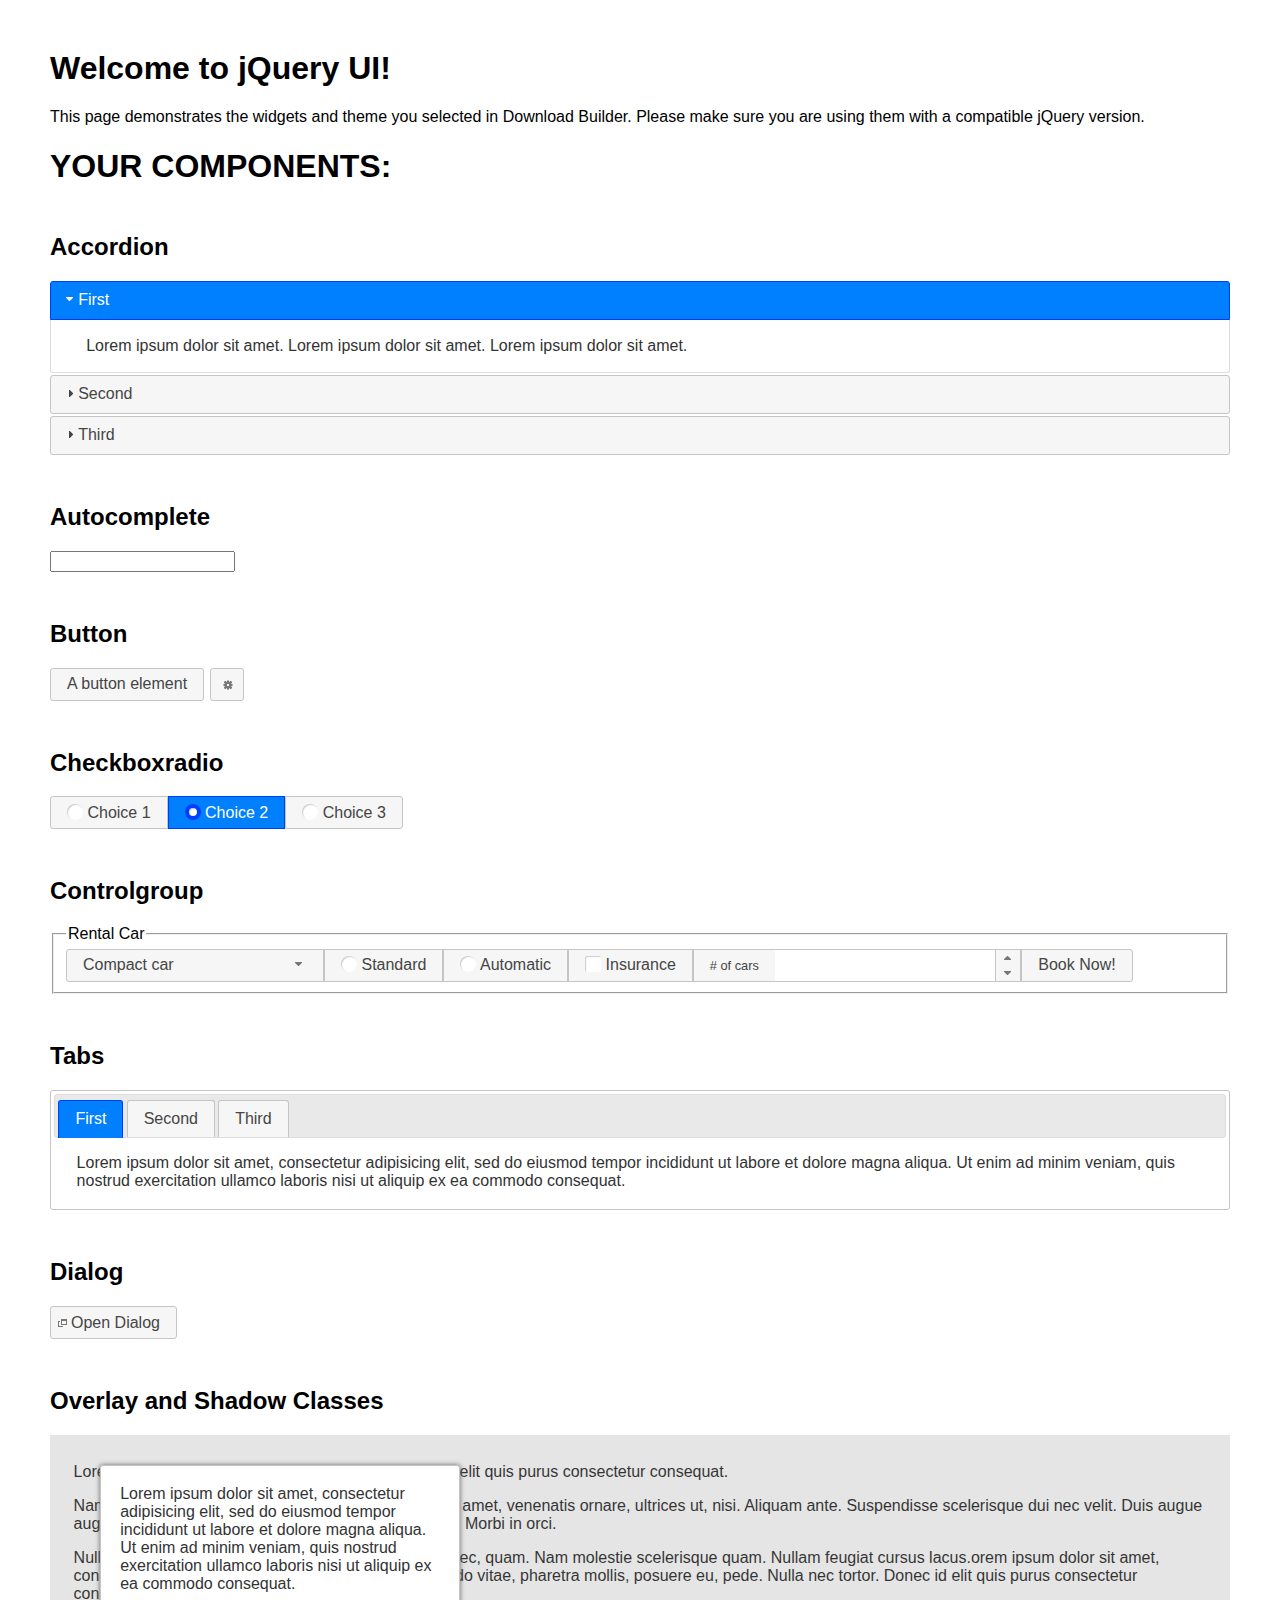
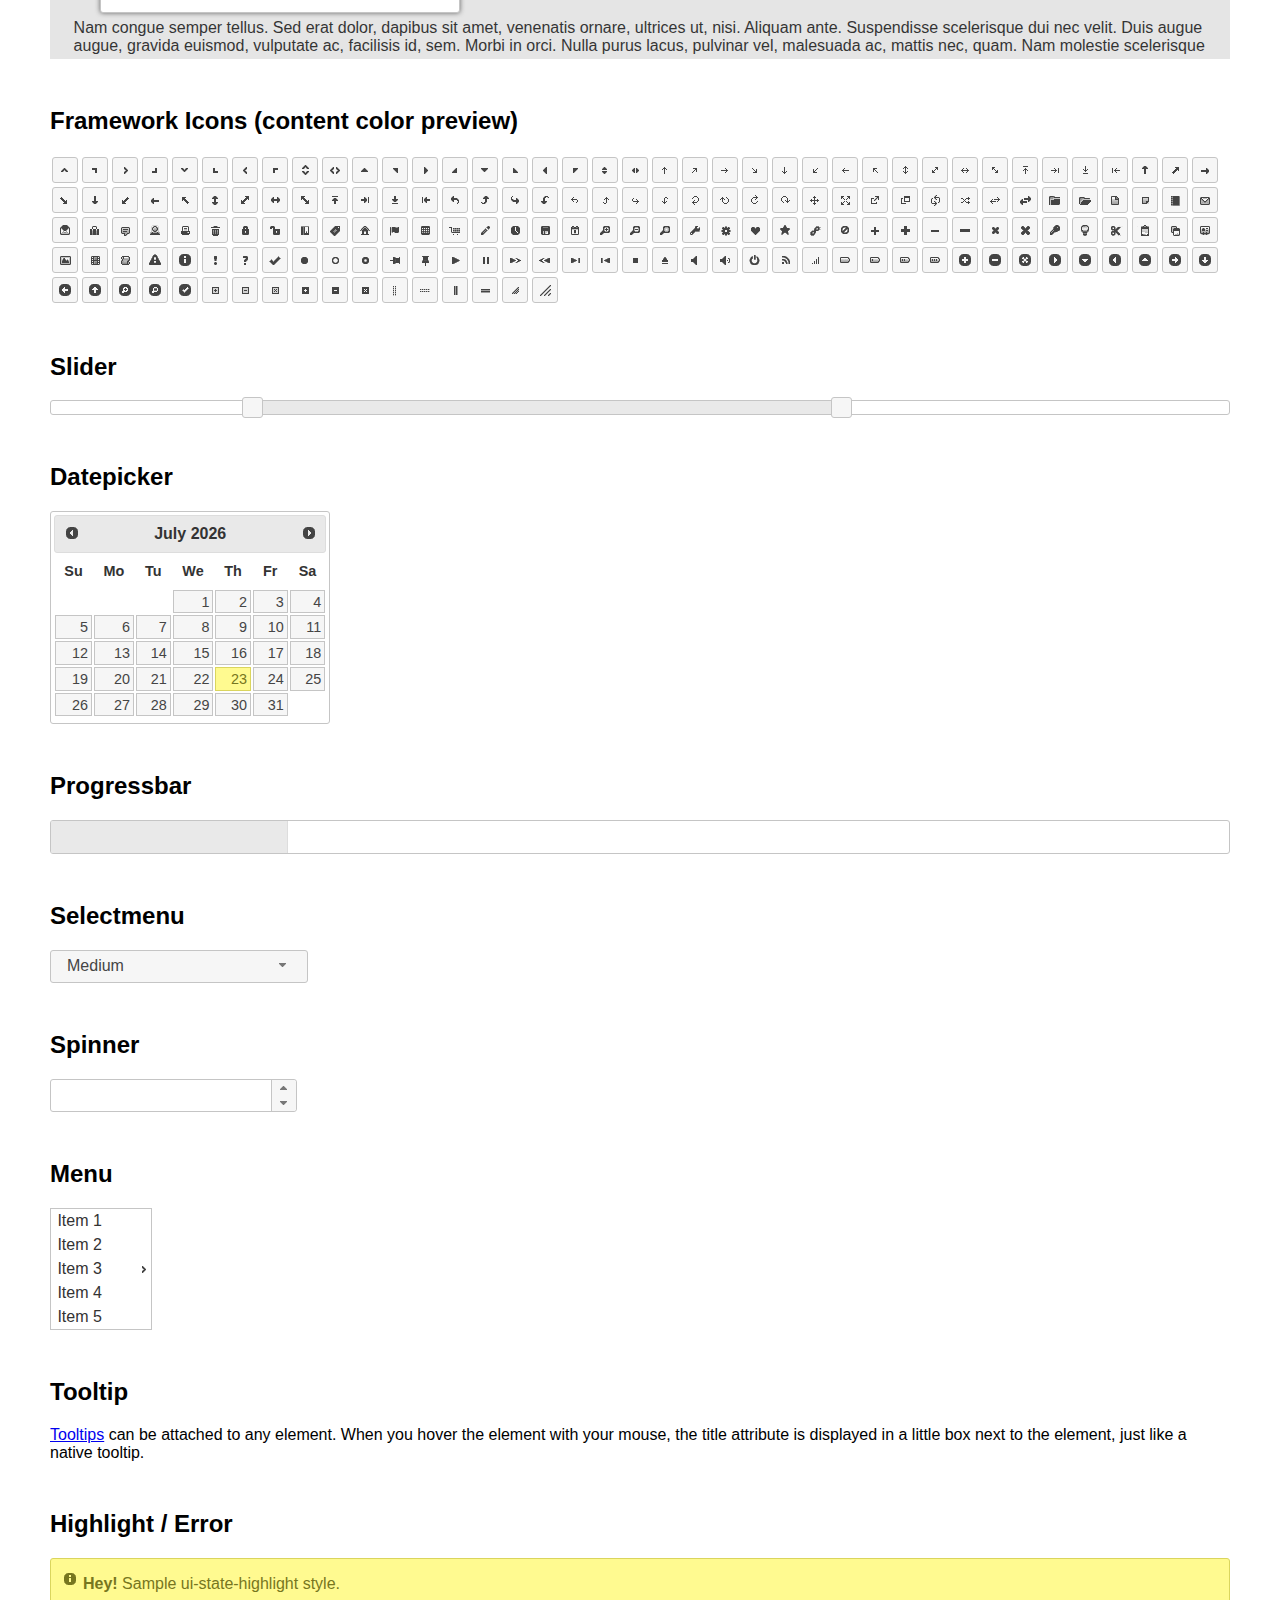
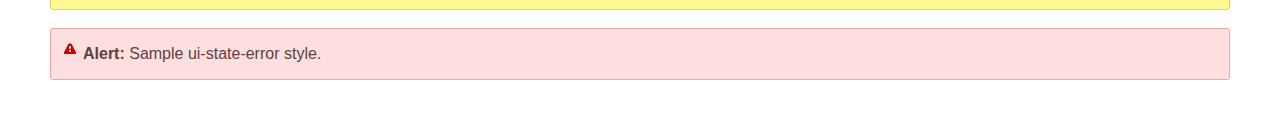
<file: jquery/index.html>
<!doctype html>
<html lang="us">
<head>
	<meta charset="utf-8">
	<title>jQuery UI Example Page</title>
	<link href="jquery-ui.css" rel="stylesheet">
	<style>
	body{
		font-family: "Trebuchet MS", sans-serif;
		margin: 50px;
	}
	.demoHeaders {
		margin-top: 2em;
	}
	#dialog-link {
		padding: .4em 1em .4em 20px;
		text-decoration: none;
		position: relative;
	}
	#dialog-link span.ui-icon {
		margin: 0 5px 0 0;
		position: absolute;
		left: .2em;
		top: 50%;
		margin-top: -8px;
	}
	#icons {
		margin: 0;
		padding: 0;
	}
	#icons li {
		margin: 2px;
		position: relative;
		padding: 4px 0;
		cursor: pointer;
		float: left;
		list-style: none;
	}
	#icons span.ui-icon {
		float: left;
		margin: 0 4px;
	}
	.fakewindowcontain .ui-widget-overlay {
		position: absolute;
	}
	select {
		width: 200px;
	}
	</style>
</head>
<body>

<h1>Welcome to jQuery UI!</h1>

<div class="ui-widget">
	<p>This page demonstrates the widgets and theme you selected in Download Builder. Please make sure you are using them with a compatible jQuery version.</p>
</div>

<h1>YOUR COMPONENTS:</h1>

<!-- Accordion -->
<h2 class="demoHeaders">Accordion</h2>
<div id="accordion">
	<h3>First</h3>
	<div>Lorem ipsum dolor sit amet. Lorem ipsum dolor sit amet. Lorem ipsum dolor sit amet.</div>
	<h3>Second</h3>
	<div>Phasellus mattis tincidunt nibh.</div>
	<h3>Third</h3>
	<div>Nam dui erat, auctor a, dignissim quis.</div>
</div>

<!-- Autocomplete -->
<h2 class="demoHeaders">Autocomplete</h2>
<div>
	<input id="autocomplete" title="type &quot;a&quot;">
</div>

<!-- Button -->
<h2 class="demoHeaders">Button</h2>
<button id="button">A button element</button>
<button id="button-icon">An icon-only button</button>

<!-- Checkboxradio -->
<h2 class="demoHeaders">Checkboxradio</h2>
<form style="margin-top: 1em;">
	<div id="radioset">
		<input type="radio" id="radio1" name="radio"><label for="radio1">Choice 1</label>
		<input type="radio" id="radio2" name="radio" checked="checked"><label for="radio2">Choice 2</label>
		<input type="radio" id="radio3" name="radio"><label for="radio3">Choice 3</label>
	</div>
</form>

<!-- Controlgroup -->
<h2 class="demoHeaders">Controlgroup</h2>
<fieldset>
	<legend>Rental Car</legend>
	<div id="controlgroup">
		<select id="car-type">
			<option>Compact car</option>
			<option>Midsize car</option>
			<option>Full size car</option>
			<option>SUV</option>
			<option>Luxury</option>
			<option>Truck</option>
			<option>Van</option>
		</select>
		<label for="transmission-standard">Standard</label>
		<input type="radio" name="transmission" id="transmission-standard">
		<label for="transmission-automatic">Automatic</label>
		<input type="radio" name="transmission" id="transmission-automatic">
		<label for="insurance">Insurance</label>
		<input type="checkbox" name="insurance" id="insurance">
		<label for="horizontal-spinner" class="ui-controlgroup-label"># of cars</label>
		<input id="horizontal-spinner" class="ui-spinner-input">
		<button>Book Now!</button>
	</div>
</fieldset>

<!-- Tabs -->
<h2 class="demoHeaders">Tabs</h2>
<div id="tabs">
	<ul>
		<li><a href="#tabs-1">First</a></li>
		<li><a href="#tabs-2">Second</a></li>
		<li><a href="#tabs-3">Third</a></li>
	</ul>
	<div id="tabs-1">Lorem ipsum dolor sit amet, consectetur adipisicing elit, sed do eiusmod tempor incididunt ut labore et dolore magna aliqua. Ut enim ad minim veniam, quis nostrud exercitation ullamco laboris nisi ut aliquip ex ea commodo consequat.</div>
	<div id="tabs-2">Phasellus mattis tincidunt nibh. Cras orci urna, blandit id, pretium vel, aliquet ornare, felis. Maecenas scelerisque sem non nisl. Fusce sed lorem in enim dictum bibendum.</div>
	<div id="tabs-3">Nam dui erat, auctor a, dignissim quis, sollicitudin eu, felis. Pellentesque nisi urna, interdum eget, sagittis et, consequat vestibulum, lacus. Mauris porttitor ullamcorper augue.</div>
</div>

<h2 class="demoHeaders">Dialog</h2>
<p>
	<button id="dialog-link" class="ui-button ui-corner-all ui-widget">
		<span class="ui-icon ui-icon-newwin"></span>Open Dialog
	</button>
</p>

<h2 class="demoHeaders">Overlay and Shadow Classes</h2>
<div style="position: relative; width: 96%; height: 200px; padding:1% 2%; overflow:hidden;" class="fakewindowcontain">
	<p>Lorem ipsum dolor sit amet,  Nulla nec tortor. Donec id elit quis purus consectetur consequat. </p><p>Nam congue semper tellus. Sed erat dolor, dapibus sit amet, venenatis ornare, ultrices ut, nisi. Aliquam ante. Suspendisse scelerisque dui nec velit. Duis augue augue, gravida euismod, vulputate ac, facilisis id, sem. Morbi in orci. </p><p>Nulla purus lacus, pulvinar vel, malesuada ac, mattis nec, quam. Nam molestie scelerisque quam. Nullam feugiat cursus lacus.orem ipsum dolor sit amet, consectetur adipiscing elit. Donec libero risus, commodo vitae, pharetra mollis, posuere eu, pede. Nulla nec tortor. Donec id elit quis purus consectetur consequat. </p><p>Nam congue semper tellus. Sed erat dolor, dapibus sit amet, venenatis ornare, ultrices ut, nisi. Aliquam ante. Suspendisse scelerisque dui nec velit. Duis augue augue, gravida euismod, vulputate ac, facilisis id, sem. Morbi in orci. Nulla purus lacus, pulvinar vel, malesuada ac, mattis nec, quam. Nam molestie scelerisque quam. </p><p>Nullam feugiat cursus lacus.orem ipsum dolor sit amet, consectetur adipiscing elit. Donec libero risus, commodo vitae, pharetra mollis, posuere eu, pede. Nulla nec tortor. Donec id elit quis purus consectetur consequat. Nam congue semper tellus. Sed erat dolor, dapibus sit amet, venenatis ornare, ultrices ut, nisi. Aliquam ante. </p><p>Suspendisse scelerisque dui nec velit. Duis augue augue, gravida euismod, vulputate ac, facilisis id, sem. Morbi in orci. Nulla purus lacus, pulvinar vel, malesuada ac, mattis nec, quam. Nam molestie scelerisque quam. Nullam feugiat cursus lacus.orem ipsum dolor sit amet, consectetur adipiscing elit. Donec libero risus, commodo vitae, pharetra mollis, posuere eu, pede. Nulla nec tortor. Donec id elit quis purus consectetur consequat. Nam congue semper tellus. Sed erat dolor, dapibus sit amet, venenatis ornare, ultrices ut, nisi. </p>

	<!-- ui-dialog -->
	<div class="ui-widget-overlay ui-front"></div>
	<div style="position: absolute; width: 320px; left: 50px; top: 30px; padding: 1.2em" class="ui-widget ui-front ui-widget-content ui-corner-all ui-widget-shadow">
		Lorem ipsum dolor sit amet, consectetur adipisicing elit, sed do eiusmod tempor incididunt ut labore et dolore magna aliqua. Ut enim ad minim veniam, quis nostrud exercitation ullamco laboris nisi ut aliquip ex ea commodo consequat.
	</div>

</div>

<!-- ui-dialog -->
<div id="dialog" title="Dialog Title">
	<p>Lorem ipsum dolor sit amet, consectetur adipisicing elit, sed do eiusmod tempor incididunt ut labore et dolore magna aliqua. Ut enim ad minim veniam, quis nostrud exercitation ullamco laboris nisi ut aliquip ex ea commodo consequat.</p>
</div>


<h2 class="demoHeaders">Framework Icons (content color preview)</h2>
<ul id="icons" class="ui-widget ui-helper-clearfix">
	<li class="ui-state-default ui-corner-all" title=".ui-icon-caret-1-n"><span class="ui-icon ui-icon-caret-1-n"></span></li>
	<li class="ui-state-default ui-corner-all" title=".ui-icon-caret-1-ne"><span class="ui-icon ui-icon-caret-1-ne"></span></li>
	<li class="ui-state-default ui-corner-all" title=".ui-icon-caret-1-e"><span class="ui-icon ui-icon-caret-1-e"></span></li>
	<li class="ui-state-default ui-corner-all" title=".ui-icon-caret-1-se"><span class="ui-icon ui-icon-caret-1-se"></span></li>
	<li class="ui-state-default ui-corner-all" title=".ui-icon-caret-1-s"><span class="ui-icon ui-icon-caret-1-s"></span></li>
	<li class="ui-state-default ui-corner-all" title=".ui-icon-caret-1-sw"><span class="ui-icon ui-icon-caret-1-sw"></span></li>
	<li class="ui-state-default ui-corner-all" title=".ui-icon-caret-1-w"><span class="ui-icon ui-icon-caret-1-w"></span></li>
	<li class="ui-state-default ui-corner-all" title=".ui-icon-caret-1-nw"><span class="ui-icon ui-icon-caret-1-nw"></span></li>
	<li class="ui-state-default ui-corner-all" title=".ui-icon-caret-2-n-s"><span class="ui-icon ui-icon-caret-2-n-s"></span></li>
	<li class="ui-state-default ui-corner-all" title=".ui-icon-caret-2-e-w"><span class="ui-icon ui-icon-caret-2-e-w"></span></li>
	<li class="ui-state-default ui-corner-all" title=".ui-icon-triangle-1-n"><span class="ui-icon ui-icon-triangle-1-n"></span></li>
	<li class="ui-state-default ui-corner-all" title=".ui-icon-triangle-1-ne"><span class="ui-icon ui-icon-triangle-1-ne"></span></li>
	<li class="ui-state-default ui-corner-all" title=".ui-icon-triangle-1-e"><span class="ui-icon ui-icon-triangle-1-e"></span></li>
	<li class="ui-state-default ui-corner-all" title=".ui-icon-triangle-1-se"><span class="ui-icon ui-icon-triangle-1-se"></span></li>
	<li class="ui-state-default ui-corner-all" title=".ui-icon-triangle-1-s"><span class="ui-icon ui-icon-triangle-1-s"></span></li>
	<li class="ui-state-default ui-corner-all" title=".ui-icon-triangle-1-sw"><span class="ui-icon ui-icon-triangle-1-sw"></span></li>
	<li class="ui-state-default ui-corner-all" title=".ui-icon-triangle-1-w"><span class="ui-icon ui-icon-triangle-1-w"></span></li>
	<li class="ui-state-default ui-corner-all" title=".ui-icon-triangle-1-nw"><span class="ui-icon ui-icon-triangle-1-nw"></span></li>
	<li class="ui-state-default ui-corner-all" title=".ui-icon-triangle-2-n-s"><span class="ui-icon ui-icon-triangle-2-n-s"></span></li>
	<li class="ui-state-default ui-corner-all" title=".ui-icon-triangle-2-e-w"><span class="ui-icon ui-icon-triangle-2-e-w"></span></li>
	<li class="ui-state-default ui-corner-all" title=".ui-icon-arrow-1-n"><span class="ui-icon ui-icon-arrow-1-n"></span></li>
	<li class="ui-state-default ui-corner-all" title=".ui-icon-arrow-1-ne"><span class="ui-icon ui-icon-arrow-1-ne"></span></li>
	<li class="ui-state-default ui-corner-all" title=".ui-icon-arrow-1-e"><span class="ui-icon ui-icon-arrow-1-e"></span></li>
	<li class="ui-state-default ui-corner-all" title=".ui-icon-arrow-1-se"><span class="ui-icon ui-icon-arrow-1-se"></span></li>
	<li class="ui-state-default ui-corner-all" title=".ui-icon-arrow-1-s"><span class="ui-icon ui-icon-arrow-1-s"></span></li>
	<li class="ui-state-default ui-corner-all" title=".ui-icon-arrow-1-sw"><span class="ui-icon ui-icon-arrow-1-sw"></span></li>
	<li class="ui-state-default ui-corner-all" title=".ui-icon-arrow-1-w"><span class="ui-icon ui-icon-arrow-1-w"></span></li>
	<li class="ui-state-default ui-corner-all" title=".ui-icon-arrow-1-nw"><span class="ui-icon ui-icon-arrow-1-nw"></span></li>
	<li class="ui-state-default ui-corner-all" title=".ui-icon-arrow-2-n-s"><span class="ui-icon ui-icon-arrow-2-n-s"></span></li>
	<li class="ui-state-default ui-corner-all" title=".ui-icon-arrow-2-ne-sw"><span class="ui-icon ui-icon-arrow-2-ne-sw"></span></li>
	<li class="ui-state-default ui-corner-all" title=".ui-icon-arrow-2-e-w"><span class="ui-icon ui-icon-arrow-2-e-w"></span></li>
	<li class="ui-state-default ui-corner-all" title=".ui-icon-arrow-2-se-nw"><span class="ui-icon ui-icon-arrow-2-se-nw"></span></li>
	<li class="ui-state-default ui-corner-all" title=".ui-icon-arrowstop-1-n"><span class="ui-icon ui-icon-arrowstop-1-n"></span></li>
	<li class="ui-state-default ui-corner-all" title=".ui-icon-arrowstop-1-e"><span class="ui-icon ui-icon-arrowstop-1-e"></span></li>
	<li class="ui-state-default ui-corner-all" title=".ui-icon-arrowstop-1-s"><span class="ui-icon ui-icon-arrowstop-1-s"></span></li>
	<li class="ui-state-default ui-corner-all" title=".ui-icon-arrowstop-1-w"><span class="ui-icon ui-icon-arrowstop-1-w"></span></li>
	<li class="ui-state-default ui-corner-all" title=".ui-icon-arrowthick-1-n"><span class="ui-icon ui-icon-arrowthick-1-n"></span></li>
	<li class="ui-state-default ui-corner-all" title=".ui-icon-arrowthick-1-ne"><span class="ui-icon ui-icon-arrowthick-1-ne"></span></li>
	<li class="ui-state-default ui-corner-all" title=".ui-icon-arrowthick-1-e"><span class="ui-icon ui-icon-arrowthick-1-e"></span></li>
	<li class="ui-state-default ui-corner-all" title=".ui-icon-arrowthick-1-se"><span class="ui-icon ui-icon-arrowthick-1-se"></span></li>
	<li class="ui-state-default ui-corner-all" title=".ui-icon-arrowthick-1-s"><span class="ui-icon ui-icon-arrowthick-1-s"></span></li>
	<li class="ui-state-default ui-corner-all" title=".ui-icon-arrowthick-1-sw"><span class="ui-icon ui-icon-arrowthick-1-sw"></span></li>
	<li class="ui-state-default ui-corner-all" title=".ui-icon-arrowthick-1-w"><span class="ui-icon ui-icon-arrowthick-1-w"></span></li>
	<li class="ui-state-default ui-corner-all" title=".ui-icon-arrowthick-1-nw"><span class="ui-icon ui-icon-arrowthick-1-nw"></span></li>
	<li class="ui-state-default ui-corner-all" title=".ui-icon-arrowthick-2-n-s"><span class="ui-icon ui-icon-arrowthick-2-n-s"></span></li>
	<li class="ui-state-default ui-corner-all" title=".ui-icon-arrowthick-2-ne-sw"><span class="ui-icon ui-icon-arrowthick-2-ne-sw"></span></li>
	<li class="ui-state-default ui-corner-all" title=".ui-icon-arrowthick-2-e-w"><span class="ui-icon ui-icon-arrowthick-2-e-w"></span></li>
	<li class="ui-state-default ui-corner-all" title=".ui-icon-arrowthick-2-se-nw"><span class="ui-icon ui-icon-arrowthick-2-se-nw"></span></li>
	<li class="ui-state-default ui-corner-all" title=".ui-icon-arrowthickstop-1-n"><span class="ui-icon ui-icon-arrowthickstop-1-n"></span></li>
	<li class="ui-state-default ui-corner-all" title=".ui-icon-arrowthickstop-1-e"><span class="ui-icon ui-icon-arrowthickstop-1-e"></span></li>
	<li class="ui-state-default ui-corner-all" title=".ui-icon-arrowthickstop-1-s"><span class="ui-icon ui-icon-arrowthickstop-1-s"></span></li>
	<li class="ui-state-default ui-corner-all" title=".ui-icon-arrowthickstop-1-w"><span class="ui-icon ui-icon-arrowthickstop-1-w"></span></li>
	<li class="ui-state-default ui-corner-all" title=".ui-icon-arrowreturnthick-1-w"><span class="ui-icon ui-icon-arrowreturnthick-1-w"></span></li>
	<li class="ui-state-default ui-corner-all" title=".ui-icon-arrowreturnthick-1-n"><span class="ui-icon ui-icon-arrowreturnthick-1-n"></span></li>
	<li class="ui-state-default ui-corner-all" title=".ui-icon-arrowreturnthick-1-e"><span class="ui-icon ui-icon-arrowreturnthick-1-e"></span></li>
	<li class="ui-state-default ui-corner-all" title=".ui-icon-arrowreturnthick-1-s"><span class="ui-icon ui-icon-arrowreturnthick-1-s"></span></li>
	<li class="ui-state-default ui-corner-all" title=".ui-icon-arrowreturn-1-w"><span class="ui-icon ui-icon-arrowreturn-1-w"></span></li>
	<li class="ui-state-default ui-corner-all" title=".ui-icon-arrowreturn-1-n"><span class="ui-icon ui-icon-arrowreturn-1-n"></span></li>
	<li class="ui-state-default ui-corner-all" title=".ui-icon-arrowreturn-1-e"><span class="ui-icon ui-icon-arrowreturn-1-e"></span></li>
	<li class="ui-state-default ui-corner-all" title=".ui-icon-arrowreturn-1-s"><span class="ui-icon ui-icon-arrowreturn-1-s"></span></li>
	<li class="ui-state-default ui-corner-all" title=".ui-icon-arrowrefresh-1-w"><span class="ui-icon ui-icon-arrowrefresh-1-w"></span></li>
	<li class="ui-state-default ui-corner-all" title=".ui-icon-arrowrefresh-1-n"><span class="ui-icon ui-icon-arrowrefresh-1-n"></span></li>
	<li class="ui-state-default ui-corner-all" title=".ui-icon-arrowrefresh-1-e"><span class="ui-icon ui-icon-arrowrefresh-1-e"></span></li>
	<li class="ui-state-default ui-corner-all" title=".ui-icon-arrowrefresh-1-s"><span class="ui-icon ui-icon-arrowrefresh-1-s"></span></li>
	<li class="ui-state-default ui-corner-all" title=".ui-icon-arrow-4"><span class="ui-icon ui-icon-arrow-4"></span></li>
	<li class="ui-state-default ui-corner-all" title=".ui-icon-arrow-4-diag"><span class="ui-icon ui-icon-arrow-4-diag"></span></li>
	<li class="ui-state-default ui-corner-all" title=".ui-icon-extlink"><span class="ui-icon ui-icon-extlink"></span></li>
	<li class="ui-state-default ui-corner-all" title=".ui-icon-newwin"><span class="ui-icon ui-icon-newwin"></span></li>
	<li class="ui-state-default ui-corner-all" title=".ui-icon-refresh"><span class="ui-icon ui-icon-refresh"></span></li>
	<li class="ui-state-default ui-corner-all" title=".ui-icon-shuffle"><span class="ui-icon ui-icon-shuffle"></span></li>
	<li class="ui-state-default ui-corner-all" title=".ui-icon-transfer-e-w"><span class="ui-icon ui-icon-transfer-e-w"></span></li>
	<li class="ui-state-default ui-corner-all" title=".ui-icon-transferthick-e-w"><span class="ui-icon ui-icon-transferthick-e-w"></span></li>
	<li class="ui-state-default ui-corner-all" title=".ui-icon-folder-collapsed"><span class="ui-icon ui-icon-folder-collapsed"></span></li>
	<li class="ui-state-default ui-corner-all" title=".ui-icon-folder-open"><span class="ui-icon ui-icon-folder-open"></span></li>
	<li class="ui-state-default ui-corner-all" title=".ui-icon-document"><span class="ui-icon ui-icon-document"></span></li>
	<li class="ui-state-default ui-corner-all" title=".ui-icon-document-b"><span class="ui-icon ui-icon-document-b"></span></li>
	<li class="ui-state-default ui-corner-all" title=".ui-icon-note"><span class="ui-icon ui-icon-note"></span></li>
	<li class="ui-state-default ui-corner-all" title=".ui-icon-mail-closed"><span class="ui-icon ui-icon-mail-closed"></span></li>
	<li class="ui-state-default ui-corner-all" title=".ui-icon-mail-open"><span class="ui-icon ui-icon-mail-open"></span></li>
	<li class="ui-state-default ui-corner-all" title=".ui-icon-suitcase"><span class="ui-icon ui-icon-suitcase"></span></li>
	<li class="ui-state-default ui-corner-all" title=".ui-icon-comment"><span class="ui-icon ui-icon-comment"></span></li>
	<li class="ui-state-default ui-corner-all" title=".ui-icon-person"><span class="ui-icon ui-icon-person"></span></li>
	<li class="ui-state-default ui-corner-all" title=".ui-icon-print"><span class="ui-icon ui-icon-print"></span></li>
	<li class="ui-state-default ui-corner-all" title=".ui-icon-trash"><span class="ui-icon ui-icon-trash"></span></li>
	<li class="ui-state-default ui-corner-all" title=".ui-icon-locked"><span class="ui-icon ui-icon-locked"></span></li>
	<li class="ui-state-default ui-corner-all" title=".ui-icon-unlocked"><span class="ui-icon ui-icon-unlocked"></span></li>
	<li class="ui-state-default ui-corner-all" title=".ui-icon-bookmark"><span class="ui-icon ui-icon-bookmark"></span></li>
	<li class="ui-state-default ui-corner-all" title=".ui-icon-tag"><span class="ui-icon ui-icon-tag"></span></li>
	<li class="ui-state-default ui-corner-all" title=".ui-icon-home"><span class="ui-icon ui-icon-home"></span></li>
	<li class="ui-state-default ui-corner-all" title=".ui-icon-flag"><span class="ui-icon ui-icon-flag"></span></li>
	<li class="ui-state-default ui-corner-all" title=".ui-icon-calculator"><span class="ui-icon ui-icon-calculator"></span></li>
	<li class="ui-state-default ui-corner-all" title=".ui-icon-cart"><span class="ui-icon ui-icon-cart"></span></li>
	<li class="ui-state-default ui-corner-all" title=".ui-icon-pencil"><span class="ui-icon ui-icon-pencil"></span></li>
	<li class="ui-state-default ui-corner-all" title=".ui-icon-clock"><span class="ui-icon ui-icon-clock"></span></li>
	<li class="ui-state-default ui-corner-all" title=".ui-icon-disk"><span class="ui-icon ui-icon-disk"></span></li>
	<li class="ui-state-default ui-corner-all" title=".ui-icon-calendar"><span class="ui-icon ui-icon-calendar"></span></li>
	<li class="ui-state-default ui-corner-all" title=".ui-icon-zoomin"><span class="ui-icon ui-icon-zoomin"></span></li>
	<li class="ui-state-default ui-corner-all" title=".ui-icon-zoomout"><span class="ui-icon ui-icon-zoomout"></span></li>
	<li class="ui-state-default ui-corner-all" title=".ui-icon-search"><span class="ui-icon ui-icon-search"></span></li>
	<li class="ui-state-default ui-corner-all" title=".ui-icon-wrench"><span class="ui-icon ui-icon-wrench"></span></li>
	<li class="ui-state-default ui-corner-all" title=".ui-icon-gear"><span class="ui-icon ui-icon-gear"></span></li>
	<li class="ui-state-default ui-corner-all" title=".ui-icon-heart"><span class="ui-icon ui-icon-heart"></span></li>
	<li class="ui-state-default ui-corner-all" title=".ui-icon-star"><span class="ui-icon ui-icon-star"></span></li>
	<li class="ui-state-default ui-corner-all" title=".ui-icon-link"><span class="ui-icon ui-icon-link"></span></li>
	<li class="ui-state-default ui-corner-all" title=".ui-icon-cancel"><span class="ui-icon ui-icon-cancel"></span></li>
	<li class="ui-state-default ui-corner-all" title=".ui-icon-plus"><span class="ui-icon ui-icon-plus"></span></li>
	<li class="ui-state-default ui-corner-all" title=".ui-icon-plusthick"><span class="ui-icon ui-icon-plusthick"></span></li>
	<li class="ui-state-default ui-corner-all" title=".ui-icon-minus"><span class="ui-icon ui-icon-minus"></span></li>
	<li class="ui-state-default ui-corner-all" title=".ui-icon-minusthick"><span class="ui-icon ui-icon-minusthick"></span></li>
	<li class="ui-state-default ui-corner-all" title=".ui-icon-close"><span class="ui-icon ui-icon-close"></span></li>
	<li class="ui-state-default ui-corner-all" title=".ui-icon-closethick"><span class="ui-icon ui-icon-closethick"></span></li>
	<li class="ui-state-default ui-corner-all" title=".ui-icon-key"><span class="ui-icon ui-icon-key"></span></li>
	<li class="ui-state-default ui-corner-all" title=".ui-icon-lightbulb"><span class="ui-icon ui-icon-lightbulb"></span></li>
	<li class="ui-state-default ui-corner-all" title=".ui-icon-scissors"><span class="ui-icon ui-icon-scissors"></span></li>
	<li class="ui-state-default ui-corner-all" title=".ui-icon-clipboard"><span class="ui-icon ui-icon-clipboard"></span></li>
	<li class="ui-state-default ui-corner-all" title=".ui-icon-copy"><span class="ui-icon ui-icon-copy"></span></li>
	<li class="ui-state-default ui-corner-all" title=".ui-icon-contact"><span class="ui-icon ui-icon-contact"></span></li>
	<li class="ui-state-default ui-corner-all" title=".ui-icon-image"><span class="ui-icon ui-icon-image"></span></li>
	<li class="ui-state-default ui-corner-all" title=".ui-icon-video"><span class="ui-icon ui-icon-video"></span></li>
	<li class="ui-state-default ui-corner-all" title=".ui-icon-script"><span class="ui-icon ui-icon-script"></span></li>
	<li class="ui-state-default ui-corner-all" title=".ui-icon-alert"><span class="ui-icon ui-icon-alert"></span></li>
	<li class="ui-state-default ui-corner-all" title=".ui-icon-info"><span class="ui-icon ui-icon-info"></span></li>
	<li class="ui-state-default ui-corner-all" title=".ui-icon-notice"><span class="ui-icon ui-icon-notice"></span></li>
	<li class="ui-state-default ui-corner-all" title=".ui-icon-help"><span class="ui-icon ui-icon-help"></span></li>
	<li class="ui-state-default ui-corner-all" title=".ui-icon-check"><span class="ui-icon ui-icon-check"></span></li>
	<li class="ui-state-default ui-corner-all" title=".ui-icon-bullet"><span class="ui-icon ui-icon-bullet"></span></li>
	<li class="ui-state-default ui-corner-all" title=".ui-icon-radio-off"><span class="ui-icon ui-icon-radio-off"></span></li>
	<li class="ui-state-default ui-corner-all" title=".ui-icon-radio-on"><span class="ui-icon ui-icon-radio-on"></span></li>
	<li class="ui-state-default ui-corner-all" title=".ui-icon-pin-w"><span class="ui-icon ui-icon-pin-w"></span></li>
	<li class="ui-state-default ui-corner-all" title=".ui-icon-pin-s"><span class="ui-icon ui-icon-pin-s"></span></li>
	<li class="ui-state-default ui-corner-all" title=".ui-icon-play"><span class="ui-icon ui-icon-play"></span></li>
	<li class="ui-state-default ui-corner-all" title=".ui-icon-pause"><span class="ui-icon ui-icon-pause"></span></li>
	<li class="ui-state-default ui-corner-all" title=".ui-icon-seek-next"><span class="ui-icon ui-icon-seek-next"></span></li>
	<li class="ui-state-default ui-corner-all" title=".ui-icon-seek-prev"><span class="ui-icon ui-icon-seek-prev"></span></li>
	<li class="ui-state-default ui-corner-all" title=".ui-icon-seek-end"><span class="ui-icon ui-icon-seek-end"></span></li>
	<li class="ui-state-default ui-corner-all" title=".ui-icon-seek-first"><span class="ui-icon ui-icon-seek-first"></span></li>
	<li class="ui-state-default ui-corner-all" title=".ui-icon-stop"><span class="ui-icon ui-icon-stop"></span></li>
	<li class="ui-state-default ui-corner-all" title=".ui-icon-eject"><span class="ui-icon ui-icon-eject"></span></li>
	<li class="ui-state-default ui-corner-all" title=".ui-icon-volume-off"><span class="ui-icon ui-icon-volume-off"></span></li>
	<li class="ui-state-default ui-corner-all" title=".ui-icon-volume-on"><span class="ui-icon ui-icon-volume-on"></span></li>
	<li class="ui-state-default ui-corner-all" title=".ui-icon-power"><span class="ui-icon ui-icon-power"></span></li>
	<li class="ui-state-default ui-corner-all" title=".ui-icon-signal-diag"><span class="ui-icon ui-icon-signal-diag"></span></li>
	<li class="ui-state-default ui-corner-all" title=".ui-icon-signal"><span class="ui-icon ui-icon-signal"></span></li>
	<li class="ui-state-default ui-corner-all" title=".ui-icon-battery-0"><span class="ui-icon ui-icon-battery-0"></span></li>
	<li class="ui-state-default ui-corner-all" title=".ui-icon-battery-1"><span class="ui-icon ui-icon-battery-1"></span></li>
	<li class="ui-state-default ui-corner-all" title=".ui-icon-battery-2"><span class="ui-icon ui-icon-battery-2"></span></li>
	<li class="ui-state-default ui-corner-all" title=".ui-icon-battery-3"><span class="ui-icon ui-icon-battery-3"></span></li>
	<li class="ui-state-default ui-corner-all" title=".ui-icon-circle-plus"><span class="ui-icon ui-icon-circle-plus"></span></li>
	<li class="ui-state-default ui-corner-all" title=".ui-icon-circle-minus"><span class="ui-icon ui-icon-circle-minus"></span></li>
	<li class="ui-state-default ui-corner-all" title=".ui-icon-circle-close"><span class="ui-icon ui-icon-circle-close"></span></li>
	<li class="ui-state-default ui-corner-all" title=".ui-icon-circle-triangle-e"><span class="ui-icon ui-icon-circle-triangle-e"></span></li>
	<li class="ui-state-default ui-corner-all" title=".ui-icon-circle-triangle-s"><span class="ui-icon ui-icon-circle-triangle-s"></span></li>
	<li class="ui-state-default ui-corner-all" title=".ui-icon-circle-triangle-w"><span class="ui-icon ui-icon-circle-triangle-w"></span></li>
	<li class="ui-state-default ui-corner-all" title=".ui-icon-circle-triangle-n"><span class="ui-icon ui-icon-circle-triangle-n"></span></li>
	<li class="ui-state-default ui-corner-all" title=".ui-icon-circle-arrow-e"><span class="ui-icon ui-icon-circle-arrow-e"></span></li>
	<li class="ui-state-default ui-corner-all" title=".ui-icon-circle-arrow-s"><span class="ui-icon ui-icon-circle-arrow-s"></span></li>
	<li class="ui-state-default ui-corner-all" title=".ui-icon-circle-arrow-w"><span class="ui-icon ui-icon-circle-arrow-w"></span></li>
	<li class="ui-state-default ui-corner-all" title=".ui-icon-circle-arrow-n"><span class="ui-icon ui-icon-circle-arrow-n"></span></li>
	<li class="ui-state-default ui-corner-all" title=".ui-icon-circle-zoomin"><span class="ui-icon ui-icon-circle-zoomin"></span></li>
	<li class="ui-state-default ui-corner-all" title=".ui-icon-circle-zoomout"><span class="ui-icon ui-icon-circle-zoomout"></span></li>
	<li class="ui-state-default ui-corner-all" title=".ui-icon-circle-check"><span class="ui-icon ui-icon-circle-check"></span></li>
	<li class="ui-state-default ui-corner-all" title=".ui-icon-circlesmall-plus"><span class="ui-icon ui-icon-circlesmall-plus"></span></li>
	<li class="ui-state-default ui-corner-all" title=".ui-icon-circlesmall-minus"><span class="ui-icon ui-icon-circlesmall-minus"></span></li>
	<li class="ui-state-default ui-corner-all" title=".ui-icon-circlesmall-close"><span class="ui-icon ui-icon-circlesmall-close"></span></li>
	<li class="ui-state-default ui-corner-all" title=".ui-icon-squaresmall-plus"><span class="ui-icon ui-icon-squaresmall-plus"></span></li>
	<li class="ui-state-default ui-corner-all" title=".ui-icon-squaresmall-minus"><span class="ui-icon ui-icon-squaresmall-minus"></span></li>
	<li class="ui-state-default ui-corner-all" title=".ui-icon-squaresmall-close"><span class="ui-icon ui-icon-squaresmall-close"></span></li>
	<li class="ui-state-default ui-corner-all" title=".ui-icon-grip-dotted-vertical"><span class="ui-icon ui-icon-grip-dotted-vertical"></span></li>
	<li class="ui-state-default ui-corner-all" title=".ui-icon-grip-dotted-horizontal"><span class="ui-icon ui-icon-grip-dotted-horizontal"></span></li>
	<li class="ui-state-default ui-corner-all" title=".ui-icon-grip-solid-vertical"><span class="ui-icon ui-icon-grip-solid-vertical"></span></li>
	<li class="ui-state-default ui-corner-all" title=".ui-icon-grip-solid-horizontal"><span class="ui-icon ui-icon-grip-solid-horizontal"></span></li>
	<li class="ui-state-default ui-corner-all" title=".ui-icon-gripsmall-diagonal-se"><span class="ui-icon ui-icon-gripsmall-diagonal-se"></span></li>
	<li class="ui-state-default ui-corner-all" title=".ui-icon-grip-diagonal-se"><span class="ui-icon ui-icon-grip-diagonal-se"></span></li>
</ul>

<!-- Slider -->
<h2 class="demoHeaders">Slider</h2>
<div id="slider"></div>

<!-- Datepicker -->
<h2 class="demoHeaders">Datepicker</h2>
<div id="datepicker"></div>

<!-- Progressbar -->
<h2 class="demoHeaders">Progressbar</h2>
<div id="progressbar"></div>

<!-- Progressbar -->
<h2 class="demoHeaders">Selectmenu</h2>
<select id="selectmenu">
	<option>Slower</option>
	<option>Slow</option>
	<option selected="selected">Medium</option>
	<option>Fast</option>
	<option>Faster</option>
</select>

<!-- Spinner -->
<h2 class="demoHeaders">Spinner</h2>
<input id="spinner">

<!-- Menu -->
<h2 class="demoHeaders">Menu</h2>
<ul style="width:100px;" id="menu">
	<li><div>Item 1</div></li>
	<li><div>Item 2</div></li>
	<li><div>Item 3</div>
		<ul>
			<li><div>Item 3-1</div></li>
			<li><div>Item 3-2</div></li>
			<li><div>Item 3-3</div></li>
			<li><div>Item 3-4</div></li>
			<li><div>Item 3-5</div></li>
		</ul>
	</li>
	<li><div>Item 4</div></li>
	<li><div>Item 5</div></li>
</ul>

<!-- Tooltip -->
<h2 class="demoHeaders">Tooltip</h2>
<p id="tooltip">
	<a href="#" title="That&apos;s what this widget is">Tooltips</a> can be attached to any element. When you hover
the element with your mouse, the title attribute is displayed in a little box next to the element, just like a native tooltip.
</p>

<!-- Highlight / Error -->
<h2 class="demoHeaders">Highlight / Error</h2>
<div class="ui-widget">
	<div class="ui-state-highlight ui-corner-all" style="margin-top: 20px; padding: 0 .7em;">
		<p><span class="ui-icon ui-icon-info" style="float: left; margin-right: .3em;"></span>
		<strong>Hey!</strong> Sample ui-state-highlight style.</p>
	</div>
</div>
<br>
<div class="ui-widget">
	<div class="ui-state-error ui-corner-all" style="padding: 0 .7em;">
		<p><span class="ui-icon ui-icon-alert" style="float: left; margin-right: .3em;"></span>
		<strong>Alert:</strong> Sample ui-state-error style.</p>
	</div>
</div>

<script src="external/jquery/jquery.js"></script>
<script src="jquery-ui.js"></script>
<script>
$( "#accordion" ).accordion();

var availableTags = [
	"ActionScript",
	"AppleScript",
	"Asp",
	"BASIC",
	"C",
	"C++",
	"Clojure",
	"COBOL",
	"ColdFusion",
	"Erlang",
	"Fortran",
	"Groovy",
	"Haskell",
	"Java",
	"JavaScript",
	"Lisp",
	"Perl",
	"PHP",
	"Python",
	"Ruby",
	"Scala",
	"Scheme"
];
$( "#autocomplete" ).autocomplete({
	source: availableTags
});

$( "#button" ).button();
$( "#button-icon" ).button({
	icon: "ui-icon-gear",
	showLabel: false
});

$( "#radioset" ).controlgroup();

$( "#controlgroup" ).controlgroup();

$( "#tabs" ).tabs();

$( "#dialog" ).dialog({
	autoOpen: false,
	width: 400,
	buttons: [
		{
			text: "Ok",
			click: function() {
				$( this ).dialog( "close" );
			}
		},
		{
			text: "Cancel",
			click: function() {
				$( this ).dialog( "close" );
			}
		}
	]
});

// Link to open the dialog
$( "#dialog-link" ).click(function( event ) {
	$( "#dialog" ).dialog( "open" );
	event.preventDefault();
});

$( "#datepicker" ).datepicker({
	inline: true
});

$( "#slider" ).slider({
	range: true,
	values: [ 17, 67 ]
});

$( "#progressbar" ).progressbar({
	value: 20
});

$( "#spinner" ).spinner();

$( "#menu" ).menu();

$( "#tooltip" ).tooltip();

$( "#selectmenu" ).selectmenu();

// Hover states on the static widgets
$( "#dialog-link, #icons li" ).hover(
	function() {
		$( this ).addClass( "ui-state-hover" );
	},
	function() {
		$( this ).removeClass( "ui-state-hover" );
	}
);
</script>
</body>
</html>
</file>
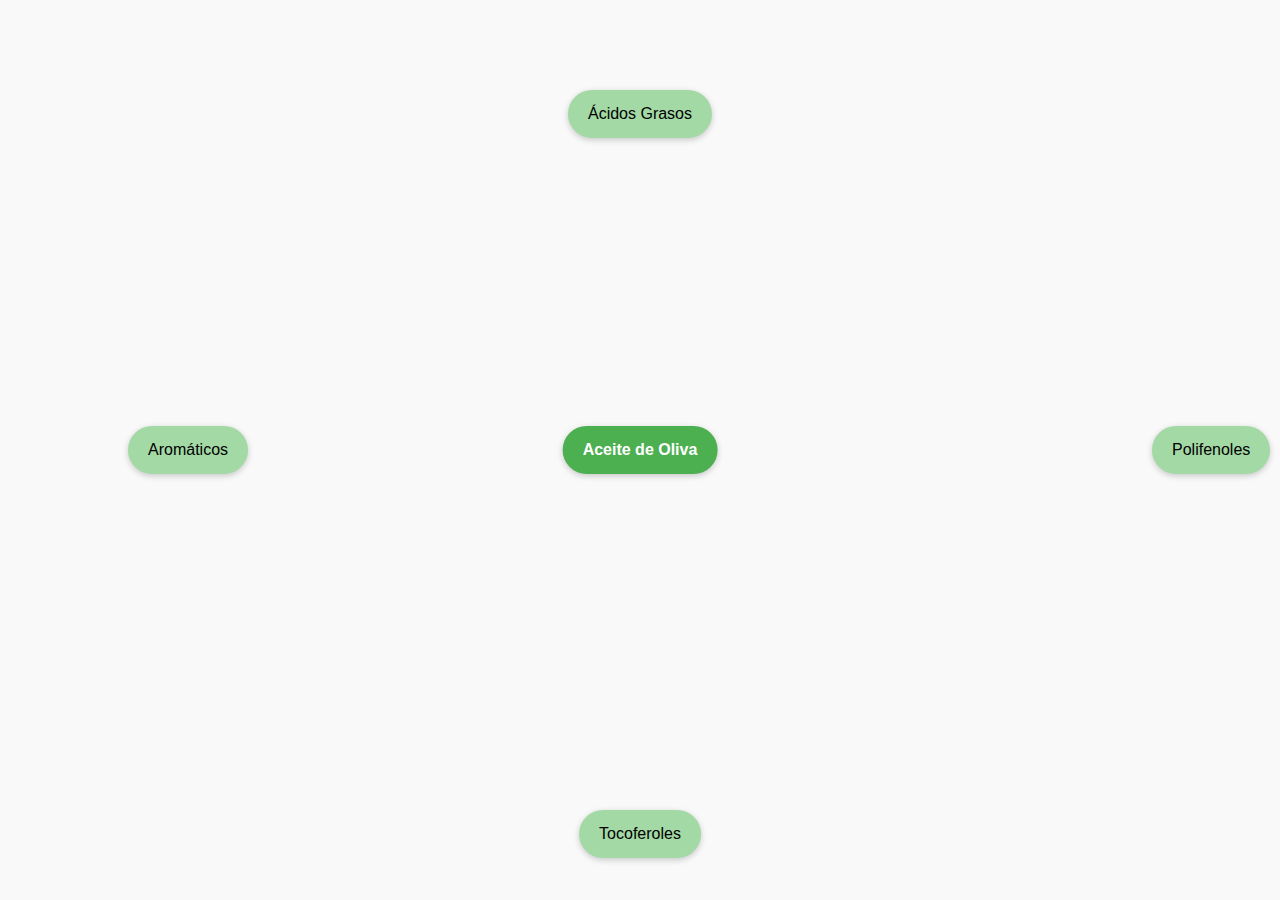
<file: aceite/prueba.html>
<!DOCTYPE html>
<html lang="es">
<head>
  <meta charset="UTF-8" />
  <meta name="viewport" content="width=device-width, initial-scale=1.0" />
  <title>Mapa Mental del Aceite de Oliva</title>
  <style>
    body {
      font-family: 'Segoe UI', sans-serif;
      background: #f9f9f9;
      margin: 0;
      height: 100vh;
      position: relative;
    }

    .mindmap {
      display: flex;
      flex-direction: column;
      align-items: center;
      gap: 30px;
      margin-bottom: 30px;
    }

    .node {
      position: absolute;
      background-color: #a3d9a5;
      padding: 15px 20px;
      border-radius: 30px;
      text-align: center;
      cursor: pointer;
      transition: transform 0.2s ease;
      box-shadow: 0 2px 6px rgba(0, 0, 0, 0.2);
      max-width: 200px;
    }

    .node:hover {
      transform: scale(1.1);
      background-color: #87c68b;
    }

    .center {
      top: 50%;
      left: 50%;
      transform: translate(-50%, -50%);
      background-color: #4caf50;
      color: white;
      font-weight: bold;
    }

    .top { top: 10%; left: 50%; transform: translateX(-50%); }
    .right { top: 50%; left: 90%; transform: translateY(-50%); }
    .bottom { top: 90%; left: 50%; transform: translateX(-50%); }
    .left { top: 50%; left: 10%; transform: translateY(-50%); }

    /* Modal */
    .modal {
      display: none;
      position: fixed;
      z-index: 10;
      left: 0;
      top: 0;
      width: 100%;
      height: 100%;
      background-color: rgba(0, 0, 0, 0.5);
      justify-content: center;
      align-items: center;
    }

    .modal-content {
      background: white;
      padding: 20px;
      width: 400px;
      border-radius: 10px;
      box-shadow: 0 0 10px rgba(0, 0, 0, 0.3);
    }

    .close {
      float: right;
      font-size: 24px;
      cursor: pointer;
      color: #999;
    }

    .close:hover {
      color: black;
    }

    /* Responsividad */
    @media (max-width: 650px) {
      .mindmap {
        width: 90vw;
        height: 90vw;
      }

      .node {
        padding: 10px 14px;
        font-size: 14px;
        border-radius: 20px;
      }

      .modal-content {
        width: 90%;
      }
    }
  </style>
</head>
<body>

<div class="mindmap">
  <div class="node center">Aceite de Oliva</div>
  <div class="node top" onclick="openModal('acidos')">Ácidos Grasos</div>
  <div class="node right" onclick="openModal('polifenoles')">Polifenoles</div>
  <div class="node bottom" onclick="openModal('tocoferoles')">Tocoferoles</div>
  <div class="node left" onclick="openModal('aromaticos')">Aromáticos</div>
</div>

<!-- Modal -->
<div id="modal" class="modal" onclick="closeModal()">
  <div class="modal-content" onclick="event.stopPropagation()">
    <span class="close" onclick="closeModal()">&times;</span>
    <h2 id="modal-title"></h2>
    <p><strong>Descripción:</strong> <span id="modal-desc"></span></p>
    <p><strong>Función:</strong> <span id="modal-func"></span></p>
    <p><strong>Beneficio dietético:</strong> <span id="modal-benef"></span></p>
  </div>
</div>

<script>
  const info = {
    acidos: {
      title: "Ácidos Grasos",
      desc: "Son lípidos presentes en gran cantidad en el aceite, principalmente ácido oleico.",
      func: "Aportan energía y regulan el colesterol.",
      benef: "Reducen el colesterol LDL y aumentan el HDL."
    },
    polifenoles: {
      title: "Polifenoles",
      desc: "Antioxidantes naturales presentes sobre todo en el aceite virgen extra.",
      func: "Protegen contra la oxidación celular.",
      benef: "Reducen inflamación y riesgo cardiovascular."
    },
    tocoferoles: {
      title: "Tocoferoles (Vitamina E)",
      desc: "Compuestos liposolubles con efecto antioxidante.",
      func: "Previenen la oxidación del aceite y protegen las células.",
      benef: "Contribuyen al sistema inmunológico y salud de la piel."
    },
    aromaticos: {
      title: "Compuestos Aromáticos",
      desc: "Moléculas volátiles responsables del aroma y sabor del aceite.",
      func: "Influyen en el perfil sensorial.",
      benef: "Aumentan el disfrute sensorial sin aportar calorías."
    }
  };

  function openModal(key) {
    document.getElementById('modal-title').innerText = info[key].title;
    document.getElementById('modal-desc').innerText = info[key].desc;
    document.getElementById('modal-func').innerText = info[key].func;
    document.getElementById('modal-benef').innerText = info[key].benef;
    document.getElementById('modal').style.display = 'flex';
  }

  function closeModal() {
    document.getElementById('modal').style.display = 'none';
  }
</script>

</body>
</html>
</file>
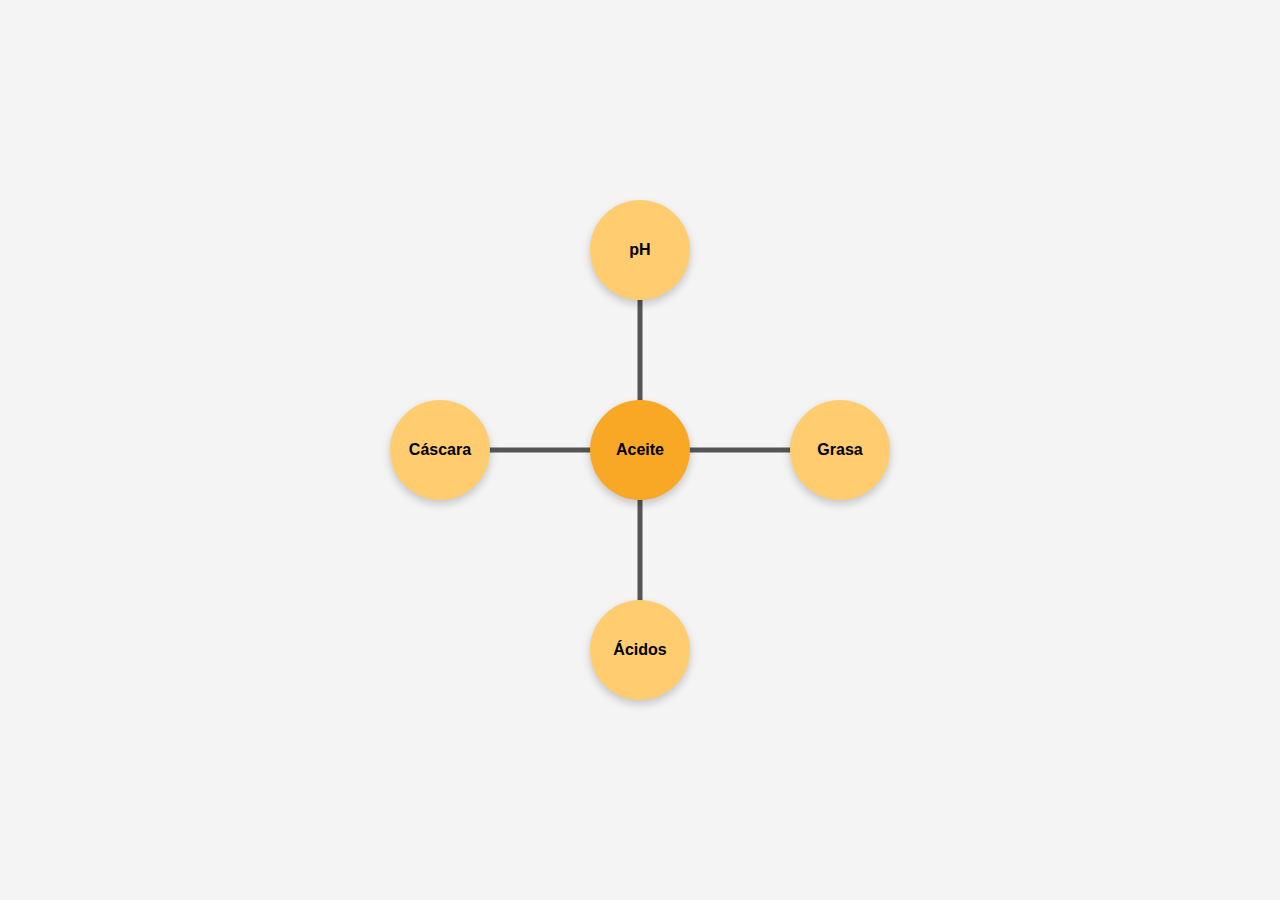
<file: aceite/prueba2.html>
<!DOCTYPE html>
<html lang="es">
<head>
  <meta charset="UTF-8" />
  <meta name="viewport" content="width=device-width, initial-scale=1.0"/>
  <title>Mapa Mental Aceite Responsive</title>
  <style>
    body {
      margin: 0;
      background: #f4f4f4;
      font-family: sans-serif;
      display: flex;
      justify-content: center;
      align-items: center;
      height: 100vh;
    }

    .mapa {
      position: relative;
      width: 90vw;
      max-width: 500px;
      aspect-ratio: 1/1;
    }

    .nodo {
      position: absolute;
      width: 20%;
      aspect-ratio: 1/1;
      border-radius: 50%;
      background-color: #ffcc70;
      display: flex;
      justify-content: center;
      align-items: center;
      font-weight: bold;
      text-align: center;
      box-shadow: 0 4px 8px rgba(0, 0, 0, 0.2);
    }

    .aceite  { top: 40%; left: 40%; background: #f9a825; }
    .ph      { top: 0; left: 40%; }
    .acidos  { bottom: 0; left: 40%; }
    .grasa   { top: 40%; right: 0; }
    .cascara { top: 40%; left: 0; }

    svg {
      position: absolute;
      width: 100%;
      height: 100%;
      pointer-events: none;
    }
  </style>
</head>
<body>
  <div class="mapa">
    <!-- SVG con viewBox para que escale bien -->
    <svg viewBox="0 0 100 100" preserveAspectRatio="xMidYMid meet">
      <defs>
        <marker id="arrow" markerWidth="5" markerHeight="5" refX="4" refY="2.5" orient="auto">
          <polygon points="0,0 0,5 5,2.5" fill="#555"/>
        </marker>
      </defs>
      <!-- De Aceite al resto -->
      <line x1="50" y1="50" x2="50" y2="10" stroke="#555" stroke-width="1" marker-end="url(#arrow)"/>
      <line x1="50" y1="50" x2="50" y2="90" stroke="#555" stroke-width="1" marker-end="url(#arrow)"/>
      <line x1="50" y1="50" x2="90" y2="50" stroke="#555" stroke-width="1" marker-end="url(#arrow)"/>
      <line x1="50" y1="50" x2="10" y2="50" stroke="#555" stroke-width="1" marker-end="url(#arrow)"/>
    </svg>

    <!-- Nodos -->
    <div class="nodo aceite">Aceite</div>
    <div class="nodo ph">pH</div>
    <div class="nodo acidos">Ácidos</div>
    <div class="nodo grasa">Grasa</div>
    <div class="nodo cascara">Cáscara</div>
  </div>
</body>
</html>
</file>
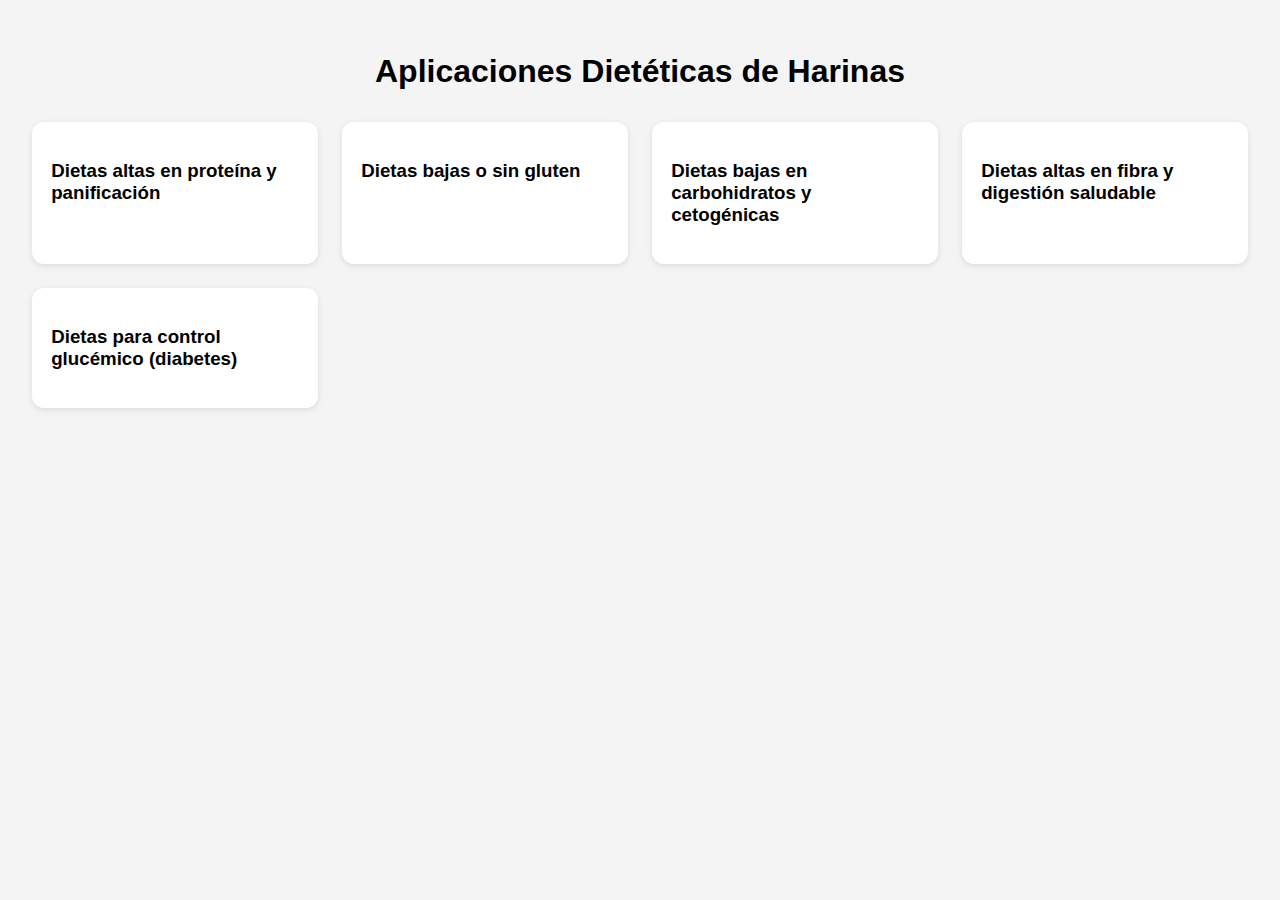
<file: harina/prueba.html>
<!DOCTYPE html>
<html lang="es">
<head>
  <meta charset="UTF-8" />
  <meta name="viewport" content="width=device-width, initial-scale=1.0"/>
  <title>Aplicaciones Dietéticas de Harinas</title>
  <style>
    body {
      font-family: sans-serif;
      background: #f4f4f4;
      margin: 0;
      padding: 2rem;
    }

    h1 {
      text-align: center;
    }

    .grid {
      display: grid;
      grid-template-columns: repeat(auto-fit, minmax(280px, 1fr));
      gap: 1.5rem;
      margin-top: 2rem;
    }

    .card {
      background: #fff;
      padding: 1.2rem;
      border-radius: 12px;
      box-shadow: 0 2px 6px rgba(0,0,0,0.1);
      transition: 0.3s;
      cursor: pointer;
    }

    .card:hover {
      box-shadow: 0 5px 12px rgba(0,0,0,0.15);
    }

    .info, .tecnico {
      display: none;
      margin-top: 1rem;
      font-size: 0.95rem;
    }

    .btn-tecnico {
      margin-top: 0.7rem;
      padding: 0.4rem 0.8rem;
      background: #007acc;
      color: white;
      border: none;
      border-radius: 4px;
      cursor: pointer;
    }

    .btn-tecnico:hover {
      background: #005f99;
    }

    ul {
      padding-left: 1.2rem;
    }

    li {
      margin-bottom: 0.5rem;
    }
  </style>
</head>
<body>

  <h1>Aplicaciones Dietéticas de Harinas</h1>

  <div class="grid">
    <!-- Alta proteína -->
    <div class="card" onclick="toggleInfo(this)">
      <h3>Dietas altas en proteína y panificación</h3>
      <div class="info">
        <p>Indicadas para personas con alta demanda energética y proteica. Útiles en dietas hiperproteicas y panificación con masas elásticas.</p>
        <button class="btn-tecnico" onclick="toggleTecnico(event, this)">Ver análisis técnico</button>
        <div class="tecnico">
          <ul>
            <li><strong>Proteína:</strong> 10–15%</li>
            <li><strong>Gluten:</strong> Alto, útil para elasticidad y fermentación</li>
            <li><strong>Actividad enzimática:</strong> Acelerada por humedad, mejora fermentación</li>
            <li><strong>Uso:</strong> Panes de fuerza, integrales, fermentaciones largas</li>
          </ul>
        </div>
      </div>
    </div>

    <!-- Sin gluten -->
    <div class="card" onclick="toggleInfo(this)">
      <h3>Dietas bajas o sin gluten</h3>
      <div class="info">
        <p>Aptas para personas con celiaquía o sensibilidad al gluten. Usan harinas como arroz, maíz, almendra, garbanzo.</p>
        <button class="btn-tecnico" onclick="toggleTecnico(event, this)">Ver análisis técnico</button>
        <div class="tecnico">
          <ul>
            <li><strong>Gluten:</strong> Ausente o bajo</li>
            <li><strong>Composición:</strong> Suplementar con almidón y espesantes</li>
            <li><strong>Riesgo:</strong> Déficits de hierro y vitaminas B si no se equilibra</li>
            <li><strong>Conservación:</strong> Suelen tener menor vida útil sin conservantes</li>
          </ul>
        </div>
      </div>
    </div>

    <!-- Keto / bajo carbohidrato -->
    <div class="card" onclick="toggleInfo(this)">
      <h3>Dietas bajas en carbohidratos y cetogénicas</h3>
      <div class="info">
        <p>Recomendadas en dietas keto. Se usan harinas como coco, almendra, linaza, garbanzo por su bajo almidón y alto en grasas y fibra.</p>
        <button class="btn-tecnico" onclick="toggleTecnico(event, this)">Ver análisis técnico</button>
        <div class="tecnico">
          <ul>
            <li><strong>Almidón:</strong> Bajo. Menor aporte glucémico</li>
            <li><strong>Fibra:</strong> Alta, mejora saciedad</li>
            <li><strong>Micronutrientes:</strong> Ricas en calcio, magnesio y grasas saludables</li>
            <li><strong>Uso:</strong> Panes y postres keto, bajo IG</li>
          </ul>
        </div>
      </div>
    </div>

    <!-- Alta fibra -->
    <div class="card" onclick="toggleInfo(this)">
      <h3>Dietas altas en fibra y digestión saludable</h3>
      <div class="info">
        <p>Indicadas para estreñimiento, control de peso o salud digestiva. Harinas integrales o con salvado.</p>
        <button class="btn-tecnico" onclick="toggleTecnico(event, this)">Ver análisis técnico</button>
        <div class="tecnico">
          <ul>
            <li><strong>Fibra:</strong> Alta (&gt;10%)</li>
            <li><strong>Índice glucémico:</strong> Bajo, mejora respuesta glucémica</li>
            <li><strong>Cenizas:</strong> Altas (harinas menos refinadas = más minerales)</li>
            <li><strong>Almidón resistente:</strong> Efecto prebiótico y antiinflamatorio</li>
          </ul>
        </div>
      </div>
    </div>

    <!-- Control glucémico -->
    <div class="card" onclick="toggleInfo(this)">
      <h3>Dietas para control glucémico (diabetes)</h3>
      <div class="info">
        <p>Uso de harinas con bajo IG y alto contenido en fibra y proteína, como avena, centeno o almendra.</p>
        <button class="btn-tecnico" onclick="toggleTecnico(event, this)">Ver análisis técnico</button>
        <div class="tecnico">
          <ul>
            <li><strong>Índice glucémico:</strong> Bajo, gracias al almidón resistente</li>
            <li><strong>Proteínas:</strong> Ralentizan la absorción de carbohidratos</li>
            <li><strong>Almidón:</strong> Lento, reduce picos glucémicos</li>
            <li><strong>Harinas:</strong> Integrales (centeno, avena), frutos secos</li>
          </ul>
        </div>
      </div>
    </div>
  </div>

  <script>
    function toggleInfo(card) {
      const info = card.querySelector(".info");
      const isVisible = info.style.display === "block";
      document.querySelectorAll(".info").forEach(el => el.style.display = "none");
      if (!isVisible) info.style.display = "block";
    }

    function toggleTecnico(e, btn) {
      e.stopPropagation();
      const tecnico = btn.nextElementSibling;
      tecnico.style.display = tecnico.style.display === "block" ? "none" : "block";
    }
  </script>

</body>
</html>
</file>
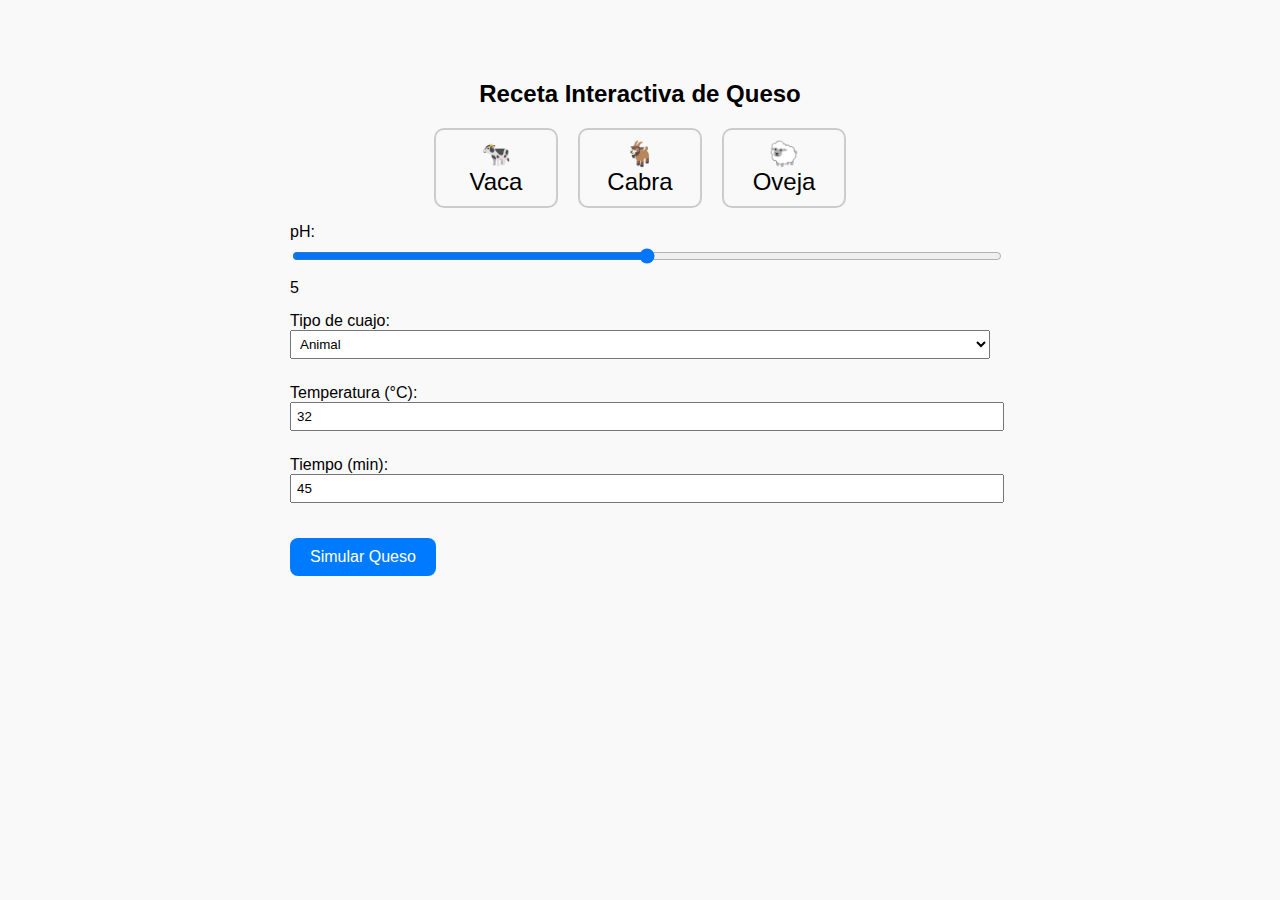
<file: leche/prueba_receta.html>
<!DOCTYPE html>
<html lang="es">
<head>
  <meta charset="UTF-8">
  <title>Receta Interactiva de Queso</title>
  <style>
    body {
      font-family: Arial, sans-serif;
      max-width: 700px;
      margin: 40px auto;
      padding: 20px;
      background: #f9f9f9;
    }

    h2 {
      text-align: center;
    }

    .milk-options {
      display: flex;
      gap: 20px;
      margin: 15px 0;
      justify-content: center;
    }

    .milk-option {
      font-size: 1.5rem;
      padding: 10px;
      border: 2px solid #ccc;
      border-radius: 10px;
      cursor: pointer;
      transition: 0.3s;
      text-align: center;
      width: 100px;
    }

    .milk-option.selected {
      background-color: #d0eaff;
      border-color: #007BFF;
    }

    label {
      display: block;
      margin: 15px 0 5px;
    }

    input[type="range"],
    input[type="number"],
    select {
      width: 100%;
      padding: 5px;
      margin-bottom: 10px;
    }

    button {
      margin-top: 20px;
      padding: 10px 20px;
      font-size: 1rem;
      background-color: #007BFF;
      color: white;
      border: none;
      border-radius: 8px;
      cursor: pointer;
    }

    button:hover {
      background-color: #005bb5;
    }

    .resultado {
      margin-top: 30px;
      padding: 15px;
      border: 2px dashed #aaa;
      background-color: #fff;
    }

    .queso-bloque {
      font-size: 3rem;
      margin-top: 10px;
      text-align: center;
    }

    #descripcion {
      white-space: pre-line;
    }
  </style>
</head>
<body>

  <h2>Receta Interactiva de Queso</h2>

  <!-- Paso 1: Selección de leche -->
  <div class="milk-options">
    <div class="milk-option" data-milk="vaca">🐄<br>Vaca</div>
    <div class="milk-option" data-milk="cabra">🐐<br>Cabra</div>
    <div class="milk-option" data-milk="oveja">🐑<br>Oveja</div>
  </div>

  <!-- Paso 2: pH -->
  <label>pH:
    <input type="range" id="ph-slider" min="3" max="7" step="0.1" value="5">
    <span id="ph-value">5</span>
  </label>

  <!-- Paso 3: Cuajo -->
  <label>Tipo de cuajo:
    <select id="cuajo-select">
      <option value="animal">Animal</option>
      <option value="vegetal">Vegetal</option>
      <option value="microbiano">Microbiano</option>
    </select>
  </label>

  <!-- Paso 4: Temperatura y tiempo -->
  <label>Temperatura (°C):
    <input type="number" id="temp-input" value="32">
  </label>

  <label>Tiempo (min):
    <input type="number" id="time-input" value="45">
  </label>

  <button id="simular-btn">Simular Queso</button>

  <!-- Resultado -->
  <div id="resultado" class="resultado" style="display: none;">
    <h3>Resultado del Queso</h3>
    <p id="descripcion"></p>
    <div id="queso-visual" class="queso-bloque">🧀</div>
  </div>

  <script>
    let tipoLeche = null;

    const milkOptions = document.querySelectorAll('.milk-option');
    milkOptions.forEach(opt => {
      opt.addEventListener('click', () => {
        milkOptions.forEach(o => o.classList.remove('selected'));
        opt.classList.add('selected');
        tipoLeche = opt.getAttribute('data-milk');
      });
    });

    document.getElementById('ph-slider').addEventListener('input', e => {
      document.getElementById('ph-value').textContent = e.target.value;
    });

    function calcularQueso({ leche, ph, cuajo, temperatura, tiempo }) {
      let textura = 'media';
      let descripcion = '';

      if (!leche) {
        descripcion = '¡Seleccioná un tipo de leche!';
        return { textura: '❓', descripcion };
      }

      // pH
      if (ph < 4.6) {
        textura = 'quebradiza';
        descripcion += 'El pH es bajo → queso seco y frágil.\n';
      } else if (ph > 5.0) {
        textura = 'blanda';
        descripcion += 'El pH es alto → queso muy blando o no cuaja bien.\n';
      } else {
        descripcion += 'pH ideal para coagulación.\n';
      }

      // Temperatura
      if (temperatura < 30 || temperatura > 35) {
        descripcion += 'Temperatura fuera del rango óptimo (30–35°C).\n';
      }

      // Tiempo
      if (tiempo < 30 || tiempo > 60) {
        descripcion += 'Tiempo de cuajado no ideal (30–60 min).\n';
      }

      // Leche
      if (leche === 'oveja') {
        descripcion += 'Leche de oveja → textura cremosa.\n';
        if (textura === 'media') textura = 'cremosa';
      } else if (leche === 'cabra') {
        descripcion += 'Leche de cabra → más suave.\n';
        if (textura === 'media') textura = 'blanda';
      } else if (leche === 'vaca') {
        descripcion += 'Leche de vaca → textura firme estándar.\n';
      }

      return { textura, descripcion };
    }

    document.getElementById('simular-btn').addEventListener('click', () => {
      const ph = parseFloat(document.getElementById('ph-slider').value);
      const cuajo = document.getElementById('cuajo-select').value;
      const temp = parseInt(document.getElementById('temp-input').value);
      const time = parseInt(document.getElementById('time-input').value);

      const { textura, descripcion } = calcularQueso({
        leche: tipoLeche,
        ph,
        cuajo,
        temperatura: temp,
        tiempo: time
      });

      const resultadoDiv = document.getElementById('resultado');
      resultadoDiv.style.display = 'block';
      document.getElementById('descripcion').textContent = descripcion;

      let visual = '🧀';
      if (textura === 'cremosa') visual = '🧈';
      if (textura === 'blanda') visual = '🧀 (blando)';
      if (textura === 'quebradiza') visual = '🧀 (seco)';

      document.getElementById('queso-visual').textContent = visual;
    });
  </script>

</body>
</html>
</file>
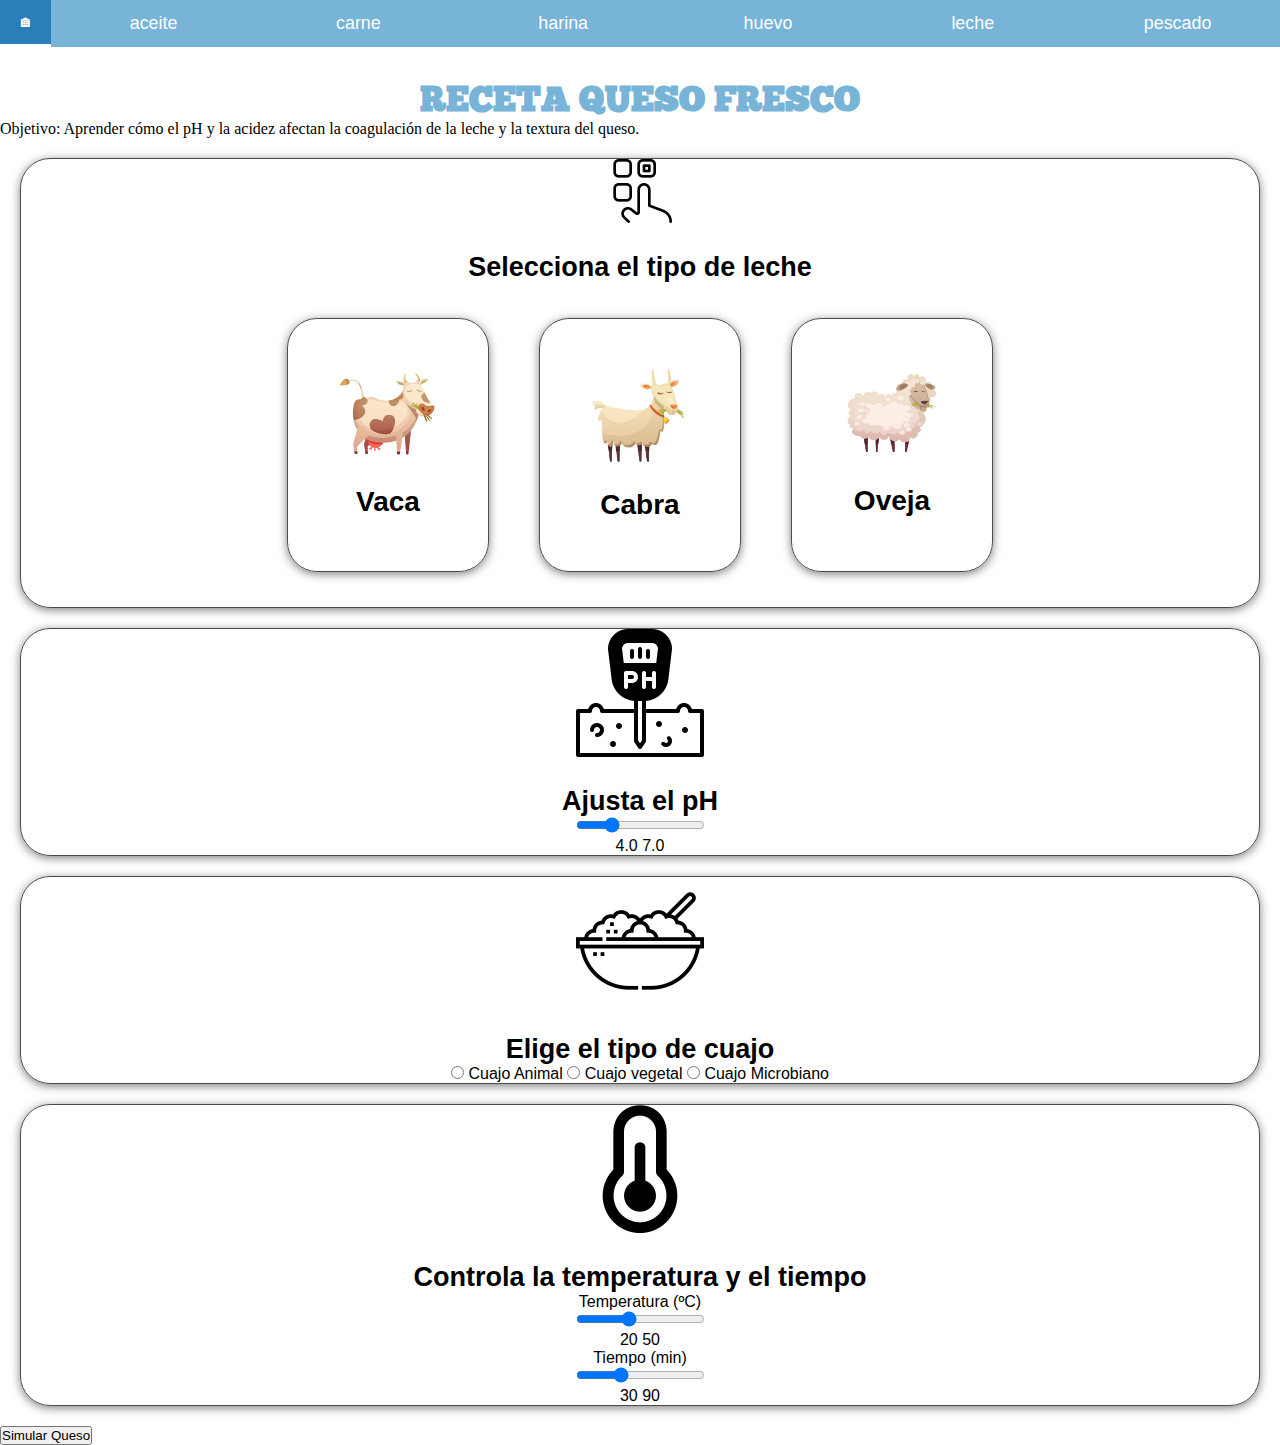
<file: leche/receta_queso.html>
<!doctype html>
<html lang="es">
	<head>
		<title>Receta Queso</title>
		<meta charset="utf-8" />
		<meta name="author" content="tu nombre" />
		<link href="css/receta_queso.css" rel="stylesheet" type="text/css" />
        <link rel="stylesheet" href="css/leche_menu.css" type="text/css" />
		<script src="js/receta_queso.js" type="text/javascript"> </script>
        <meta name="viewport" content="width=device-width, initial-scale=1.0">
	</head>
	<body>
		<header>
		
		</header>
		<nav class="menuHTML">
			<label for="menu-toggle">
				<div class="botonMenu">
					<span></span>
					<span></span>
					<span></span>
				</div>
			</label>
			<input type="checkbox" id="menu-toggle" />
			<ol id="menus">
				<li><a id="home" href="../index.html">🏠︎</a></li>
				<li><a href="../aceite/aceite.html">aceite</a></li>
				<li><a href="../carne/carne.html">carne</a></li>
				<li><a href="../harina/harina.html">harina</a></li>
				<li><a href="../huevo/huevo.html">huevo</a></li>
				<li><a href="../leche/leche.html">leche</a></li>
				<li><a href="../pescado/pescado.html">pescado</a></li>
			</ol>
		</nav>
		<main>
			<section>
				<article>
                    <h1 id="tituloReceta">RECETA QUESO FRESCO</h1>
                    <p id="objetivoReceta">
                        <span>Objetivo: </span>Aprender cómo el pH y la acidez afectan la coagulación de la leche y la textura del queso.
                    </p>
					<div class="opcionesLeche">
						<div id="tituloOpcionesTipo">
							<img src="../img/elegir.png" alt="">
							<h2>Selecciona el tipo de leche</h2>
						</div>
                        <div class="contenedorOpciones">
                            <div class="opcionLeche" id="vaca"><img src="../img/vaca.jpg" alt="Vaca"><br>Vaca</div>
                            <div class="opcionLeche" id="cabra"><img src="../img/cabra.jpg" alt="Cabra"><br>Cabra</div>
                            <div class="opcionLeche" id="oveja"><img src="../img/oveja.jpg" alt="Oveja"><br>Oveja</div>
                        </div>
                    </div>
					<div class="opcionesLeche" id="barraRango">
						<div id="tituloRangoPh">
							<img src="../img/medidor-de-ph-del-suelo.png" alt="">
							<h2>Ajusta el pH</h2>
						</div>
						<label>
							<input type="range" id="phRango" min="3" max="7" step="0.1" value="4">
							<div id="valoresRango">
								<span id="phValorMov">5.0</span>
								<span id="phValorFin">7.0</span>
							</div>
							
						</label>
					</div>
					<div class="opcionesLeche" id="opcionesCuajoConten">
						<div id="tituloTipoCuajo">
						  <img src="../img/cuajada.png" alt="Icono medidor de pH del suelo">
						  <h2>Elige el tipo de cuajo</h2>
						</div>
						<div id="opcionesTipoCuajo">
						  <label for="cuajoAnimal">
							<input type="radio" id="cuajoAnimal" name="tipoCuajo" value="animal">
							Cuajo Animal
						  </label>
						  <label for="cuajoVegetal">
							<input type="radio" id="cuajoVegetal" name="tipoCuajo" value="vegetal">
							Cuajo vegetal
						  </label>
						  <label for="cuajoMicrobiano">
							<input type="radio" id="cuajoMicrobiano" name="tipoCuajo" value="microbiano">
							Cuajo Microbiano
						  </label>
						</div>
					</div>
					<div class="opcionesLeche" id="barraRangosT">
						<div id="tituloRangosT">
							<img src="../img/termometro.png" alt="">
							<h2>Controla la temperatura y el tiempo</h2>
						</div>
						<div id="rangosT">
							<label>
								<p>Temperatura (ºC)</p>
								<input type="range" id="tempRango" min="0" max="50" step="1" value="20">
								<div id="valoresRangoTemp">
									<span id="tempValorMov">20</span>
									<span id="tempValorFin">50</span>
								</div>
							</label>
							<label>
								<p>Tiempo (min)</p>
								<input type="range" id="tiemRango" min="0" max="90" step="1" value="30">
								<div id="valoresRangoTiem">
									<span id="tiemValorMov">30</span>
									<span id="tiemValorFin">90</span>
								</div>
							</label>
						</div>
					</div>
					<div id="botonQueso">
						<button id="simularQueso">Simular Queso</button>
					</div>
					<div id="resultadoQueso" class="opcionesLeche" style="display: none;">
						<h2>Resultado del Queso</h2>
						<div class="contenidoResultado">
							<div id="descripcion"></div>
							<div id="quesoVisual"></div>
						  </div>
					</div>
				</article>
			</section>
		</main>
		<footer>
		</footer>
		<aside>
		</aside>
	</body>
</html>
</file>
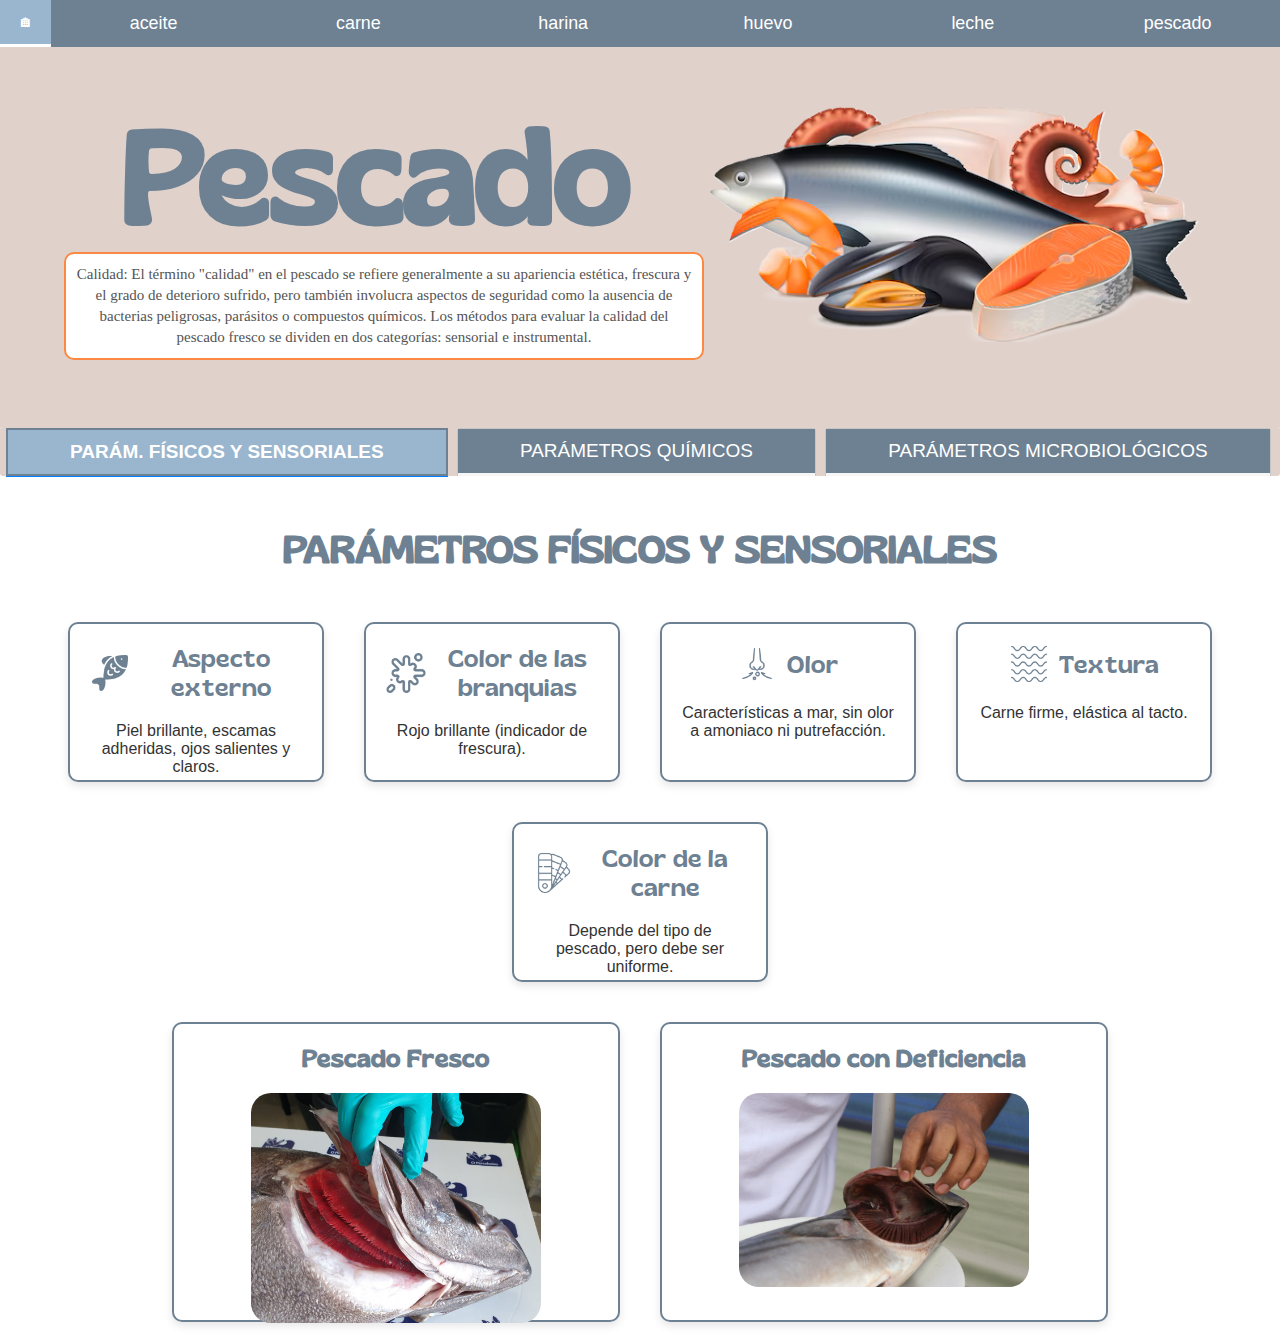
<file: pescado/pescado.html>
<!doctype html>
<html lang="es">
	<head>
		<title>Pescado </title>
		<meta charset="utf-8" />
		<meta name="author" content="tu nombre" />
        <link rel="stylesheet" href="css/pescado_banner.css" type="text/css">
		<link rel="stylesheet" href="css/pescado_menu.css" type="text/css" />
		<link rel="stylesheet" href="css/pescado_paramQui.css" type="text/css" />
		<link rel="stylesheet" href="css/pescado_paramFiSe.css" type="text/css" />
        <link rel="stylesheet" href="../jquery/jquery-ui.min.css">
        <script src="../jquery/jquery-3.7.1.min.js"></script>
        <script src="../jquery/jquery-ui.min.js"></script>
        <script src="js/pescado.js" type="text/javascript"> </script>
		<meta name="viewport" content="width=device-width, initial-scale=1.0">
	</head>
	<body>
		<header>
		
		</header>
		<nav class="menuHTML">
			<label for="menu-toggle">
				<div class="botonMenu">
					<span></span>
					<span></span>
					<span></span>
				</div>
			</label>
			<input type="checkbox" id="menu-toggle" />
			<ol id="menus">
				<li><a id="home" href="../index.html">🏠︎</a></li>
				<li><a href="../aceite/aceite.html">aceite</a></li>
				<li><a href="../carne/carne.html">carne</a></li>
				<li><a href="../harina/harina.html">harina</a></li>
				<li><a href="../huevo/huevo.html">huevo</a></li>
				<li><a href="../leche/leche.html">leche</a></li>
				<li><a href="../pescado/pescado.html">pescado</a></li>
			</ol>
		</nav>
		<main>
			<section>
				<article>
					<div id="bannerPescado">
						<h1 id="tituloPescado">Pescado</h1>
						<div id="introPescado">
							Calidad: El término "calidad" en el pescado se refiere generalmente a su apariencia
							estética, frescura y el grado de deterioro sufrido, pero también involucra aspectos de
							seguridad como la ausencia de bacterias peligrosas, parásitos o compuestos químicos.
							Los métodos para evaluar la calidad del pescado fresco se dividen en dos categorías:
							sensorial e instrumental.
						</div>
						<img src="../img/pescado_img.png" alt="Conjunto de Carnes" id="pescadoBannerImg">
					</div>
				</article>
				<article>
					<div id="pestannas">
                        <ol>
                            <li><a href="#paramFi">PARÁM. FÍSICOS Y SENSORIALES</a></li>
                            <li><a href="#paramQui">PARÁMETROS QUÍMICOS</a></li>
                            <li><a href="#paramBio">PARÁMETROS MICROBIOLÓGICOS</a></li>
                        </ol>
                        <div id="paramFi">
							<div id="contenParamFi">
								<h2 class="tituloParamFi">PARÁMETROS FÍSICOS Y SENSORIALES</h2>
							</div>
							<div id="infoParamsFi">
								<div id="contenInfoParamFi">
									<div class="infoParamFi">
										<div class="infoParamFiTit"><img src="../img/TMA.png" alt="">Aspecto externo</div>
										<div class="infoParamFiDesc">Piel brillante, escamas adheridas, ojos salientes y claros.</div>
									</div>
									<div class="infoParamFi">
										<div class="infoParamFiTit"><img src="../img/colorPescado.png" alt="">Color de las branquias</div>
										<div class="infoParamFiDesc">Rojo brillante (indicador de frescura).</div>
									</div>
									<div class="infoParamFi">
										<div class="infoParamFiTit"><img src="../img/mal-olor.png" alt="">Olor</div>
										<div class="infoParamFiDesc">Características a mar, sin olor a amoniaco ni putrefacción.</div>
									</div>
									<div class="infoParamFi">
										<div class="infoParamFiTit"><img src="../img/texturaPescado.png" alt="">Textura</div>
										<div class="infoParamFiDesc">Carne firme, elástica al tacto.</div>
									</div>
									<div class="infoParamFi">
										<div class="infoParamFiTit"><img src="../img/paleta-de-color.png" alt="">Color de la carne</div>
										<div class="infoParamFiDesc"> Depende del tipo de pescado, pero debe ser uniforme.</div>
									</div>
								</div>
								<div id="imgInfoParamFi">
									<div class="cajaImgParamFi">
										<h2 class="infoParamFiTit">Pescado Fresco</h2>
										<img src="../img/pescadoFresco1.jpg" alt="Pescado fresco">
									</div>
									<div class="cajaImgParamFi">
										<h2 class="infoParamFiTit">Pescado con Deficiencia</h2>
										<img src="../img/pescadoDeficiencia1.jpg" alt="Pescado con deficiencia">
									</div>
								</div>
							</div>
                        </div>
                        <div id="paramQui">
							<div id="contenParamQui">
								<h2 class="tituloParamQui">PARÁMETROS QUÍMICOS</h2>
							</div>
							<div class="simulador">
								<h2>🧪 Simulador de Deterioro Químico</h2>
								<h4>Días post-captura:</h4>
								<label>
									<input type="range" id="diasRango" min="0" max="10" step="1" value="0">
									<div id="valoresRango">
										<span id="diasValorMov">Día 0</span>
										<span id="diasValorFin">Día 10</span>
									</div>
								</label>
								<table>
								<thead>
									<tr>
									<th>Parámetro</th>
									<th>Valor</th>
									<th>Estado</th>
									</tr>
								</thead>
								<tbody>
									<tr>
									<td>BVT (mg N/100g)</td>
									<td id="bvtValor">5</td>
									<td id="bvtEstado" class="estadoNormal">Normal</td>
									</tr>
									<tr>
									<td>Amoniaco (mg)</td>
									<td id="amoniacoValor">2</td>
									<td id="amoniacoEstado" class="estadoNormal">Normal</td>
									</tr>
									<tr>
									<td>TMA (mg)</td>
									<td id="tmaValor">1</td>
									<td id="tmaEstado" class="estadoNormal">Normal</td>
									</tr>
									<tr>
									<td>pH</td>
									<td id="phValor">6.8</td>
									<td id="phEstado" class="estadoNormal">Normal</td>
									</tr>
								</tbody>
								</table>
							</div>
							<div id="contenInfoParamQui">
								<h2>Información Parámetros Químicos</h2>
								<div class="cardGrid">
									<div class="card">
										<div class="cardIcono"><img src="../img/bvt.png" alt=""></i></div>
										<div class="cardTitulo">Bases Volátiles Totales (BVT)</div>
										<div class="cardDesc">La medición de BVT es un método común para evaluar la calidad de los productos pesqueros.</div>
										<a href="#" class="leerMas" id="bvt">Leer más</a>
									</div>
									<div class="card">
										<div class="cardIcono"><img src="../img/amoniaco.png" alt=""></i></div>
										<div class="cardTitulo">Amoniaco</div>
										<div class="cardDesc">El amoniaco se produce por la degradación bacteriana o autolítica de proteínas, péptidos y aminoácidos en productos pesqueros.</div>
										<a href="#" class="leerMas" id="amoniaco">Leer más</a>
									</div>
										<div class="card">
										<div class="cardIcono"><img src="../img/TMA.png" alt=""></i></div>
										<div class="cardTitulo">Trimetilamina (TMA)</div>
										<div class="cardDesc">La trimetilamina genera el olor característico a pescado en deterioro. </div>
										<a href="#" class="leerMas" id="tma">Leer más</a>
									</div>
									<div class="card">
										<div class="cardIcono"><img src="../img/ph_pescado.png" alt=""></i></div>
										<div class="cardTitulo">pH</div>
										<div class="cardDesc">El pH del pescado fresco suele estar entre 6.0 y 7.0.</div>
										<a href="#" class="leerMas" id="ph">Leer más</a>
									</div>
									<div class="card">
										<div class="cardIcono"><img src="../img/agua.png" alt=""></i></div>
										<div class="cardTitulo">Composición de agua</div>
										<div class="cardDesc">El contenido de agua en el pescado es alto, generalmente 70% a 80%.</div>
										<a href="#" class="leerMas" id="compAgua">Leer más</a>
									</div>
									<div class="card">
										<div class="cardIcono"><img src="../img/proteina.png" alt=""></i></div>
										<div class="cardTitulo">Proteínas</div>
										<div class="cardDesc">Las proteínas del pescado representan entre 15% y 25% de su peso.</div>
										<a href="#" class="leerMas" id="proteinas">Leer más</a>
									</div>
									<div class="card">
										<div class="cardIcono"><img src="../img/lipido.png" alt=""></i></div>
										<div class="cardTitulo">Lípidos (Grasas)</div>
										<div class="cardDesc">El contenido de lípidos varía según la especie, pero suele estar entre 1% y 15%.</div>
										<a href="#" class="leerMas" id="lipidos">Leer más</a>
									</div>
									<div class="card">
										<div class="cardIcono"><img src="../img/aminoacidos.png" alt=""></i></div>
										<div class="cardTitulo">Aminoácidos</div>
										<div class="cardDesc">Los pescados son ricos en aminoácidos esenciales.</div>
										<a href="#" class="leerMas" id="aminoacidos">Leer más</a>
									</div>
									<div class="card">
										<div class="cardIcono"><img src="../img/minerales.png" alt=""></i></div>
										<div class="cardTitulo">Minerales</div>
										<div class="cardDesc">Los pescados son una buena fuente de minerales.</div>
										<a href="#" class="leerMas" id="minerales">Leer más</a>
									</div>
									<div class="card">
										<div class="cardIcono"><img src="../img/acidosGrasosPescado.png" alt=""></i></div>
										<div class="cardTitulo">Ácidos grasos</div>
										<div class="cardDesc">El pescado es una fuente importante de ácidos grasos poliinsaturados</div>
										<a href="#" class="leerMas" id="acidosGrasos">Leer más</a>
									</div>
									<div class="card">
										<div class="cardIcono"><img src="../img/colorPescado.png" alt=""></i></div>
										<div class="cardTitulo">Color</div>
										<div class="cardDesc"> El color del pescado puede indicar su frescura.</div>
										<a href="#" class="leerMas" id="color">Leer más</a>
									</div>
									<div class="card">
										<div class="cardIcono"><img src="../img/aw.png" alt=""></i></div>
										<div class="cardTitulo">Actividad de agua (Aw)</div>
										<div class="cardDesc">El valor de actividad de agua es un indicador importante de la vida útil del pescado.</div>
										<a href="#" class="leerMas" id="aw">Leer más</a>
									</div>
									<div class="card">
										<div class="cardIcono"><img src="../img/tamanoYFormaPescado.png" alt=""></i></div>
										<div class="cardTitulo">Tamaño y forma</div>
										<div class="cardDesc">El tamaño y la forma también son parámetros físico-químicos que afectan la calidad del pescado.</div>
										<a href="#" class="leerMas" id="tamForma">Leer más</a>
									</div>
									<div class="card">
										<div class="cardIcono"><img src="../img/salinidad.png" alt=""></i></div>
										<div class="cardTitulo">Salinidad</div>
										<div class="cardDesc">En los pescados de agua salada.</div>
										<a href="#" class="leerMas" id="salinidad">Leer más</a>
									</div>
									<div class="card">
										<div class="cardIcono"><img src="../img/texturaPescado.png" alt=""></i></div>
										<div class="cardTitulo">Textura</div>
										<div class="cardDesc">La textura del pescado fresco es firme pero no dura</div>
										<a href="#" class="leerMas" id="textura">Leer más</a>
									</div>
									<div class="card">
										<div class="cardIcono"><img src="../img/temperaturaPescado.png" alt=""></i></div>
										<div class="cardTitulo">Temperatura</div>
										<div class="cardDesc">: La temperatura en la que se mantiene el pescado es esencial para su conservación.</div>
										<a href="#" class="leerMas" id="temperatura">Leer más</a>
									</div>
								</div>
								<dialog id="dialogParamQui">
									<img src="../img/cruz_azulGris.png" alt="Icono cruz" id="cerrarBoton">
									<div class="contenidoDialogo">
										<h2 id="infoTitulo"></h2>
										<div id="infoContenido">
											<p><span id="infoDesc"></span></p>
										</div>
									</div>
								</dialog>
							</div>
							<div id="imgInfoParamQui">
								<div class="cardImgParamQui">
									<h2 class="infoParamQuiTit">Pescado Fresco</h2>
									<img src="../img/pescadoFresco2.jpg" alt="Pescado fresco">
								</div>
								<div class="cardImgParamQui">
									<h2 class="infoParamQuiTit">Pescado con Deficiencia</h2>
									<img src="../img/pescadoDeficiencia2.jpg" alt="Pescado con deficiencia">
								</div>
							</div>
                        </div>
                        <div id="paramBio">
						</div>
                    </div>
				</article>
			</section>
		</main>
		<footer>
		</footer>
		<aside>
		</aside>
	</body>
</html>
</file>
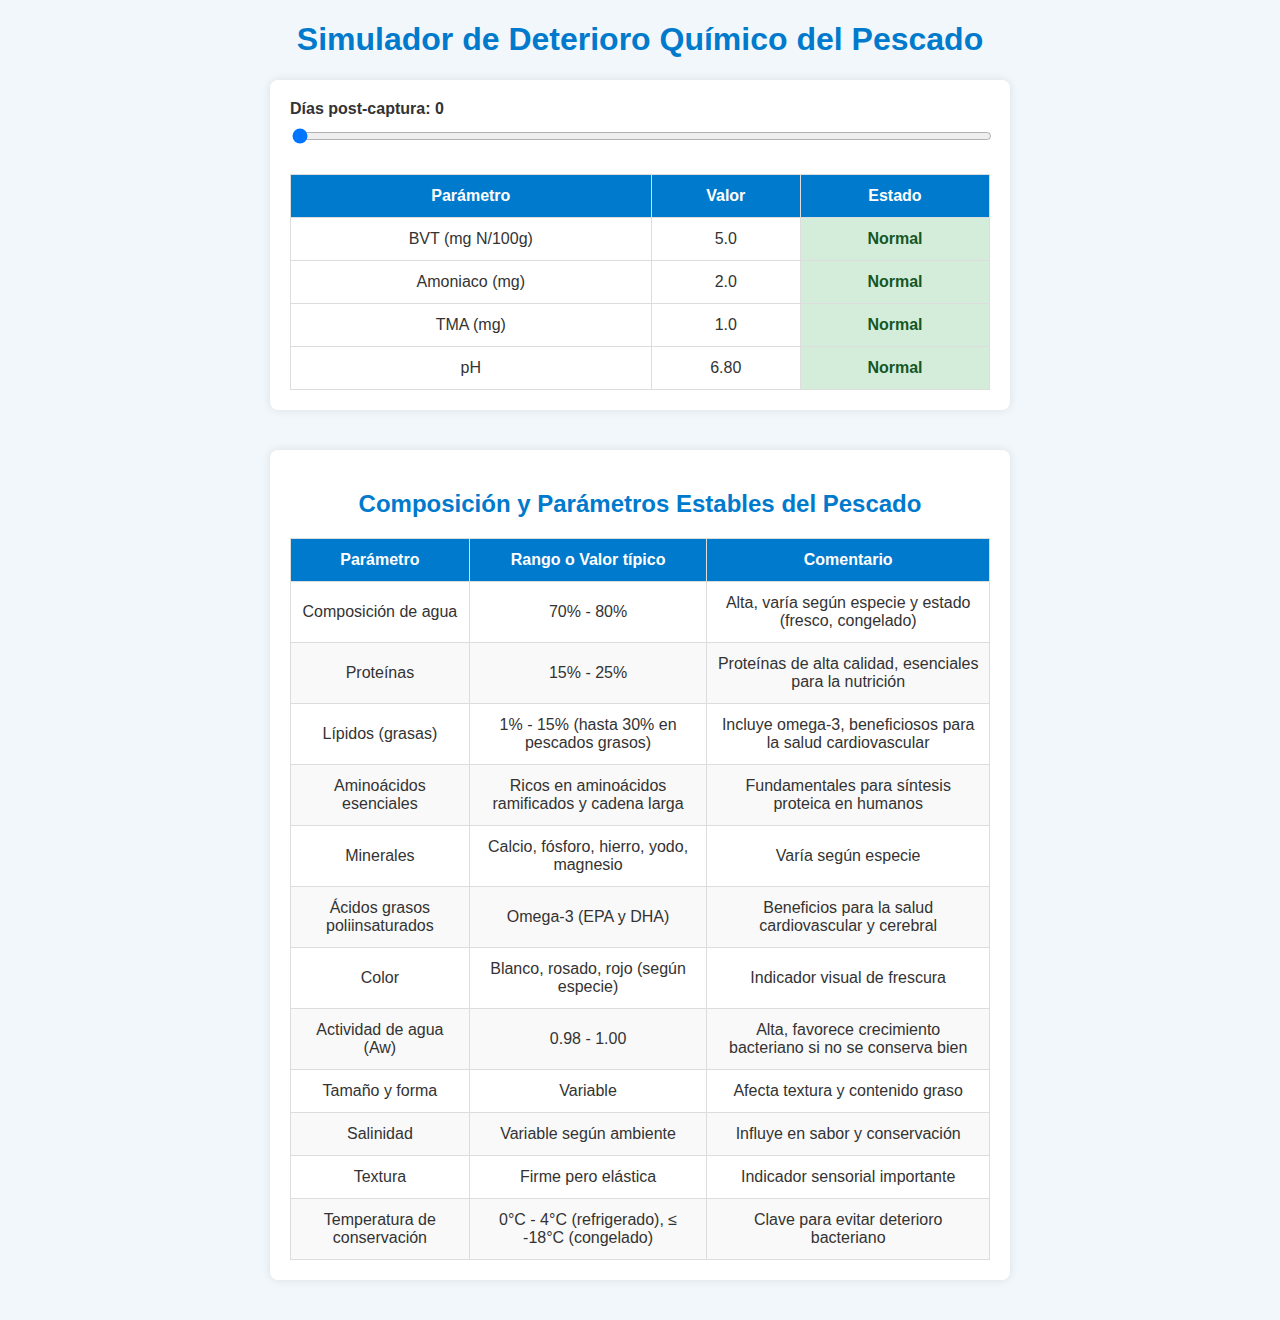
<file: pescado/prueba.html>
<!DOCTYPE html>
<html lang="es">
<head>
  <meta charset="UTF-8" />
  <meta name="viewport" content="width=device-width, initial-scale=1" />
  <title>Simulador Calidad del Pescado</title>
  <style>
    body {
      font-family: Arial, sans-serif;
      background: #f2f7fb;
      color: #333;
      margin: 20px;
      padding: 0;
    }
    h1, h2 {
      color: #007acc;
      text-align: center;
    }
    .simulador {
      background: white;
      max-width: 700px;
      margin: 0 auto 40px;
      padding: 20px;
      border-radius: 8px;
      box-shadow: 0 0 10px rgba(0,0,0,0.1);
    }
    label {
      display: block;
      font-weight: bold;
      margin-bottom: 8px;
    }
    input[type=range] {
      width: 100%;
      margin-bottom: 20px;
    }
    table {
      width: 100%;
      border-collapse: collapse;
      margin-top: 10px;
    }
    th, td {
      padding: 12px 10px;
      border: 1px solid #ddd;
      text-align: center;
    }
    th {
      background-color: #007acc;
      color: white;
    }
    .status-normal {
      background-color: #d4edda;
      color: #155724;
      font-weight: bold;
    }
    .status-moderado {
      background-color: #fff3cd;
      color: #856404;
      font-weight: bold;
    }
    .status-critico {
      background-color: #f8d7da;
      color: #721c24;
      font-weight: bold;
    }
    section.composicion {
      background:#fff; 
      padding: 20px; 
      border-radius: 8px; 
      max-width: 700px; 
      margin: 0 auto 40px;
      box-shadow: 0 0 10px rgba(0,0,0,0.1);
    }
    section.composicion table tbody tr:nth-child(even) {
      background: #f9f9f9;
    }
  </style>
</head>
<body>

  <h1>Simulador de Deterioro Químico del Pescado</h1>

  <div class="simulador">
    <label for="dias">Días post-captura: <span id="diasValue">0</span></label>
    <input type="range" id="dias" min="0" max="10" value="0" step="1" />

    <table>
      <thead>
        <tr>
          <th>Parámetro</th>
          <th>Valor</th>
          <th>Estado</th>
        </tr>
      </thead>
      <tbody>
        <tr>
          <td>BVT (mg N/100g)</td>
          <td id="bvtValue">5</td>
          <td id="bvtStatus" class="status-normal">Normal</td>
        </tr>
        <tr>
          <td>Amoniaco (mg)</td>
          <td id="amoniacoValue">2</td>
          <td id="amoniacoStatus" class="status-normal">Normal</td>
        </tr>
        <tr>
          <td>TMA (mg)</td>
          <td id="tmaValue">1</td>
          <td id="tmaStatus" class="status-normal">Normal</td>
        </tr>
        <tr>
          <td>pH</td>
          <td id="phValue">6.8</td>
          <td id="phStatus" class="status-normal">Normal</td>
        </tr>
      </tbody>
    </table>
  </div>

  <section class="composicion">
    <h2>Composición y Parámetros Estables del Pescado</h2>
    <table>
      <thead>
        <tr>
          <th>Parámetro</th>
          <th>Rango o Valor típico</th>
          <th>Comentario</th>
        </tr>
      </thead>
      <tbody>
        <tr>
          <td>Composición de agua</td>
          <td>70% - 80%</td>
          <td>Alta, varía según especie y estado (fresco, congelado)</td>
        </tr>
        <tr>
          <td>Proteínas</td>
          <td>15% - 25%</td>
          <td>Proteínas de alta calidad, esenciales para la nutrición</td>
        </tr>
        <tr>
          <td>Lípidos (grasas)</td>
          <td>1% - 15% (hasta 30% en pescados grasos)</td>
          <td>Incluye omega-3, beneficiosos para la salud cardiovascular</td>
        </tr>
        <tr>
          <td>Aminoácidos esenciales</td>
          <td>Ricos en aminoácidos ramificados y cadena larga</td>
          <td>Fundamentales para síntesis proteica en humanos</td>
        </tr>
        <tr>
          <td>Minerales</td>
          <td>Calcio, fósforo, hierro, yodo, magnesio</td>
          <td>Varía según especie</td>
        </tr>
        <tr>
          <td>Ácidos grasos poliinsaturados</td>
          <td>Omega-3 (EPA y DHA)</td>
          <td>Beneficios para la salud cardiovascular y cerebral</td>
        </tr>
        <tr>
          <td>Color</td>
          <td>Blanco, rosado, rojo (según especie)</td>
          <td>Indicador visual de frescura</td>
        </tr>
        <tr>
          <td>Actividad de agua (Aw)</td>
          <td>0.98 - 1.00</td>
          <td>Alta, favorece crecimiento bacteriano si no se conserva bien</td>
        </tr>
        <tr>
          <td>Tamaño y forma</td>
          <td>Variable</td>
          <td>Afecta textura y contenido graso</td>
        </tr>
        <tr>
          <td>Salinidad</td>
          <td>Variable según ambiente</td>
          <td>Influye en sabor y conservación</td>
        </tr>
        <tr>
          <td>Textura</td>
          <td>Firme pero elástica</td>
          <td>Indicador sensorial importante</td>
        </tr>
        <tr>
          <td>Temperatura de conservación</td>
          <td>0°C - 4°C (refrigerado), ≤ -18°C (congelado)</td>
          <td>Clave para evitar deterioro bacteriano</td>
        </tr>
      </tbody>
    </table>
  </section>

  <script>
    const diasInput = document.getElementById('dias');
    const diasValue = document.getElementById('diasValue');

    // Elementos para valores
    const bvtValue = document.getElementById('bvtValue');
    const amoniacoValue = document.getElementById('amoniacoValue');
    const tmaValue = document.getElementById('tmaValue');
    const phValue = document.getElementById('phValue');

    // Elementos para estados
    const bvtStatus = document.getElementById('bvtStatus');
    const amoniacoStatus = document.getElementById('amoniacoStatus');
    const tmaStatus = document.getElementById('tmaStatus');
    const phStatus = document.getElementById('phStatus');

    function getEstado(value, niveles) {
      // niveles = { normal: maxNormal, moderado: maxModerado }
      if (value <= niveles.normal) return 'normal';
      if (value <= niveles.moderado) return 'moderado';
      return 'critico';
    }

    function actualizarSimulador(dias) {
      diasValue.textContent = dias;

      // Cálculos aproximados según días
      // BVT (5 a 40 mg N/100g)
      let bvt = 5 + (35 * dias / 10);
      bvtValue.textContent = bvt.toFixed(1);
      let bvtEstado = getEstado(bvt, {normal: 15, moderado: 30});
      bvtStatus.textContent = bvtEstado.charAt(0).toUpperCase() + bvtEstado.slice(1);
      bvtStatus.className = 'status-' + bvtEstado;

      // Amoniaco (2 a 25 mg, aumenta desde 3-4 días)
      let amoniaco = dias < 3 ? 2 : 2 + (23 * (dias - 3) / 7);
      if (dias < 3) amoniaco = 2;
      else if (dias > 10) amoniaco = 25;
      amoniacoValue.textContent = amoniaco.toFixed(1);
      let amoniacoEstado = getEstado(amoniaco, {normal: 8, moderado: 18});
      amoniacoStatus.textContent = amoniacoEstado.charAt(0).toUpperCase() + amoniacoEstado.slice(1);
      amoniacoStatus.className = 'status-' + amoniacoEstado;

      // TMA (1 a 18 mg, aparece con deterioro avanzado)
      let tma = dias < 2 ? 1 : 1 + (17 * (dias - 2) / 8);
      if (dias > 10) tma = 18;
      tmaValue.textContent = tma.toFixed(1);
      let tmaEstado = getEstado(tma, {normal: 5, moderado: 12});
      tmaStatus.textContent = tmaEstado.charAt(0).toUpperCase() + tmaEstado.slice(1);
      tmaStatus.className = 'status-' + tmaEstado;

      // pH (6.8 a 6.1, disminuye con deterioro)
      let ph = 6.8 - (0.7 * dias / 10);
      if (ph < 6.1) ph = 6.1;
      phValue.textContent = ph.toFixed(2);
      let phEstado = ph >= 6.5 ? 'normal' : (ph >= 6.2 ? 'moderado' : 'critico');
      phStatus.textContent = phEstado.charAt(0).toUpperCase() + phEstado.slice(1);
      phStatus.className = 'status-' + phEstado;
    }

    // Inicializar
    actualizarSimulador(0);

    // Evento slider
    diasInput.addEventListener('input', (e) => {
      actualizarSimulador(parseInt(e.target.value));
    });
  </script>

</body>
</html>
</file>
<file: leche/css/receta_queso.css>
* {
    margin: 0;
    padding: 0;
    box-sizing: border-box;
}

body{
    background-color: white;
}

@font-face {
    font-family: 'Chunkfive';
    src: url('../../tipoLetra/Chunkfive\ Ex.ttf');
    font-weight: normal;
    font-style: normal;
}

#tituloReceta{
    font-family: 'Chunkfive';
    font-size: 30px;
    text-align: center;
    margin-top: 30px;
    color: #77b4d8;
}

.opcionesLeche {
    border: 1px solid rgb(77, 76, 76);
    border-radius: 30px;
    box-shadow: 0 2px 10px rgba(0, 0, 0, 0.5);
    text-align: center; 
    margin: 20px;
    font-family: 'Gill Sans', 'Gill Sans MT', Calibri, 'Trebuchet MS', sans-serif;
}

.opcionesLeche h2{
    margin-top: 25px;
    font-size: 18px;
}

.contenedorOpciones {
    display: flex;
    flex-wrap: wrap;
    justify-content: center;
    gap: 20px;
    margin-top: 20px;
    margin-bottom: 20px;
    
}

.opcionLeche {
    border: 1px solid rgb(77, 76, 76);
    border-radius: 30px;
    box-shadow: 0 2px 10px rgba(0, 0, 0, 0.5);
    margin: 15px;
    padding: 50px;
    font-size: 25px;
    font-weight: bolder;
    
}

.opcionLeche img {
    width: 80px;
    margin-bottom: 20px;
}



/* ===================== MEDIA QUERY  400px - 500px  ================================= */
@media (min-width: 400px) {
    .opcionLeche img {
        width: 90px;
    }

    .opcionLeche {
        font-size: 27px;
    }

    .opcionesLeche h2{
        font-size: 24px;
    }

    #tituloReceta{
        font-size: 35px;
    }
}

/* ===================== MEDIA QUERY  500px - 800px  ================================= */
@media (min-width: 501px) {
    .opcionLeche img {
        width: 100px;
    }

    .opcionLeche {
        font-size: 28px;
    }

    .opcionesLeche h2{
        font-size: 27px;
    }

    #tituloReceta{
        font-size: 35px;
    }
}

/* ===================== MEDIA QUERY  801px - 1000px  ================================= */
@media (min-width: 801px) {
    
}

/* ===================== MEDIA QUERY  1001px - 1200px  ================================= */
@media (min-width: 1001px) {
   
}

/* ===================== MEDIA QUERY  1201px - 1600px  ================================= */
@media (min-width: 1201px) {
    
}

/* ===================== MEDIA QUERY  1601px  ================================= */
@media (min-width: 1601px) {
    
}
</file>
<file: leche/css/leche_menu.css>
/* Default < 400px */
.botonMenu {
	margin: 0 auto;
	margin-top: 10px;
	margin-bottom: 10px;
	display: block;
	width: 40px;
	height: 36px;
	padding: 5.45px;
	border-radius: 7px;
	background: #77b4d8;
	color: white;
	cursor: pointer;
	position: relative;
}
.botonMenu span {
	display: block;
	width: 29.5px;
	height: 4px;
	background: white;
	margin-bottom: 6.5px;
}
label {
	cursor: pointer;
}
#menu-toggle {
	display: none;
}
#menus{
	list-style:none;
	display: none;
	text-align: center;
	background: white;
	padding: 10px ;
}
#menus li{
	width:100%;
	background-color: #77b4d8;
	border:1px solid #2980b9;
}
#menus li a{
	display: block;
	padding: 10px 0;
	color: white;
	font-family: Arial;
	font-size:14px;
	text-decoration: none; 
}
#menu-toggle:checked + #menus{
	display: block;
}

/* 400px - 600px */
@media (min-width:400px) {
	.botonMenu{
		display:none;
	}
	.menuHTML{
		display: flex;
		align-items: center;      /* Centra verticalmente */
		justify-content: center;  /* Centra horizontalmente */
	}
	#menus {
		display: block !important;
		list-style:none;
		display: none;
		text-align: center;
		background: white;
		padding: 10px ;
		margin-left:0%;
	}
	#menus li{
		width:200px;
	 	background-color: #77b4d8;
		border:1px solid #2980b9;
	}
	#menus li a {
		display: block;
		padding: 10px 0;
		color: white;
		font-family: Arial;
		font-size:13px;
		text-decoration: none;
	}
}

/* 600px - 800px */
@media (min-width:600px) {	
	#menus li a {
		font-size:12px;
	}
}

/* 800px - 1000px */
@media (min-width:800px) {
	#menus {
		width: 100%;
		padding: 0px;
		margin-left: 0px;
		background: white;
	}
	#menus li {
		display: inline;
		border: 0px solid white;
	}
	#menus li a {
		font-family: Arial;
		font-size:16.8px;
		text-decoration: none;
		float:left;
		padding: 1%;
		background-color: #77b4d8;
		color: white;
		width: 16%;
	}
	#menus li a#home{
		width: 4%;
		font-size:14.5px;
	}
	#menus li a:hover {
		background-color: #2980b9;
	}
}

/* 1000px - 1400px */
@media (min-width:1000px) {
	#menus li a {
		font-size:17.9px;
	}
	#menus li a#home{
		width: 4%;
		font-size:15.5px;
	}
}

/* 1400px - 1600px */
@media (min-width:1400px) {
	#menus li a {
		font-size:18px;
	}
	#menus li a#home{
		width: 4%;
		font-size:15.7px;
	}
}

/* 1600px - 2200px */
@media (min-width:1600px) {
	#menus li a {
		font-size:18.8px;
	}
	#menus li a#home{
		width: 4%;
		font-size:16.4px;
	}
}

/* > 2200px */
@media (min-width:2200px) {
	#menus li a {
		font-size:17.9px;
	}
	#menus li a#home{
		font-size:15.2px;
	}
}
</file>
<file: pescado/css/pescado_banner.css>
/* Default ---- < 400px */
* {
    margin: 0;
    padding: 0;
    box-sizing: border-box;
}

body{
    background: linear-gradient(to bottom, #e0d1cb 0%, #e0d1cb 50%,#FFFFFF 70%, #FFFFFF 100%);
}

@font-face {
    font-family: 'Gliker';
    src: url('../../tipoLetra/Gliker-Regular.ttf');
    font-weight: normal;
    font-style: normal;
}

#pestannas {
    border: none;
    box-shadow: none;
    margin: 0;
    padding: 0;
}

#pestannas ol {
	display: flex;
	flex-direction: column;
	flex-wrap: wrap;
    justify-content: center;
    list-style: none;
    padding: 0;
    margin: 0;
	gap: 6px;
}

#pestannas li {
	flex: 1 1 auto;
	width: 100%;
}

#pestannas li a {
	display: block;
    width: 100%;
    padding: 10px;
	font-size: 15px;
	color: white;
    background-color: #6e8192;
    text-align: center;
    text-decoration: none;
    transition: background-color 0.3s;
}

#pestannas li a:hover {
    background-color: #8fa7bd;
    color: white;
}

#pestannas .ui-tabs-active a {
    background-color: #9ab5ce;
    font-weight: bold;
    border: 2px solid #6e8192;
}

#pestannas .ui-state-active {
    border: none;
    box-shadow: none;
}

#pestannas .ui-tabs-panel {
    border: none;
    padding: 0;
}

#pestannas .ui-widget-header {
    border: none;
    background-color: #e0d1cb;
}

#bannerPescado {
    background-color: #e0d1cb;
    background-size: cover;
    background-position: center;
    background-repeat: no-repeat;
    width: 100%;
    height: auto;
    min-height: 380px;
    position: relative;
}

#tituloPescado {
    font-family: 'Gliker';
    color: #6e8192;
    position: absolute;
	font-size: 45px;
    top: 20px;
    left: 50%;
    transform: translateX(-59%);
	z-index: 2;
} 

#introPescado {
    position: absolute;
    top: 110px;
    left: 50%;
    transform: translateX(-50%);
    width: 55%;
    font-size: 11px;
    color: #545454;
    line-height: 1.4;
    font-weight: 500;
    text-align: center;
	z-index: 2;
    background-color: white;
    border: 2px solid #fb8943;
    border-radius: 10px;
    padding: 10px;
}

#pescadoBannerImg {
    position: absolute;
    top: 23px;
    left: 65%;
    height: 48px;
    transform: rotate(13deg);
	z-index: 1;
}


/* ===================== MEDIA QUERY  400px - 500px  ================================= */
@media (min-width: 400px) {
	#pestannas li a {
		font-size: 16px;
	}

    #tituloPescado {
        font-size: 75px;
        top: 20px;
    }

    #introPescado {
        font-size: 14px;
        top: 138px;
    }

    #pescadoBannerImg {
        top: 25px;
        left: 63%;
        height: 82px;
    }
}

/* ===================== MEDIA QUERY  500px - 800px  ================================= */
@media (min-width: 501px) {
	#pestannas li a {
		font-size: 17px;
	}

    #tituloPescado {
        font-size: 95px;
        top: 15px;
        transform: translateX(-62%);
    }

    #introPescado {
        font-size: 14px;
        top: 156px;
        width: 50%;
    }

    #pescadoBannerImg {
        top: 22px;
        left: 63%;
        height: 95px;
    }
    
}

/* ===================== MEDIA QUERY  801px - 1000px  ================================= */
@media (min-width: 801px) {
	#pestannas li a {
		font-size: 18px;
	}
	
	#pestannas ol {
    	flex-direction: row;
	}

	#pestannas li {
		width: auto;
	}

    #pescadoBannerImg {
        top: 70px;
        left: 54%;
        height: 177px;
        transform: rotate(0deg);
    }

    #tituloPescado {
        font-size: 100px;
        top: 47px;
        left: 32%;
        transform: translateX(-59%);
    }

    #introPescado {
        top: 170px;
        left: 28%;
        width: 50%;
        font-size: 15px;        
    }
}

/* ===================== MEDIA QUERY  1001px - 1200px  ================================= */
@media (min-width: 1001px) {
	#pestannas li a {
		font-size: 19px;
	}

    #pescadoBannerImg {
        top: 65px;
        left: 54%;
        height: 210px;
    }

    #tituloPescado {
        font-size: 120px;
        top: 47px;
        left: 33%;
    }

    #introPescado {
        top: 190px;
        left: 28%;
        font-size: 15px;        
    }
}

/* ===================== MEDIA QUERY  1201px - 1600px  ================================= */
@media (min-width: 1201px) {
    #pescadoBannerImg {
        top: 45px;
        left: 55%;
        height: 250px;
    }

    #tituloPescado {
        font-size: 130px;
        top: 50px;
        left: 33%;
    }

    #introPescado {
        top: 205px;
        left: 30%;
        width: 50%;
        font-size: 15px;        
    }
}

/* ===================== MEDIA QUERY  1601px  ================================= */
@media (min-width: 1601px) {
	#pestannas li a {
		font-size: 20px;
	}

    #pescadoBannerImg {
        top: 50px;
        left: 55%;
        height: 270px;
    }
    #tituloPescado {
        font-size: 140px;
        top: 50px;
        left: 33%;
    }

    #introPescado {
        top: 225px;
        left: 30%;
        width: 40%;
        font-size: 17px;        
    }
}
</file>
<file: pescado/css/pescado_menu.css>
/* Default < 400px */
.botonMenu {
	margin: 0 auto;
	margin-top: 10px;
	margin-bottom: 10px;
	display: block;
	width: 40px;
	height: 36px;
	padding: 5.45px;
	border-radius: 7px;
	background: #6e8192;
	color: white;
	cursor: pointer;
	position: relative;
}
.botonMenu span {
	display: block;
	width: 29.5px;
	height: 4px;
	background: white;
	margin-bottom: 6.5px;
}
label {
	cursor: pointer;
}
#menu-toggle {
	display: none;
}
#menus{
	list-style:none;
	display: none;
	text-align: center;
	background: #e0d1cb;
	padding: 10px ;
}
#menus li{
	width:100%;
	background-color: #6e8192;
	border:1px solid #9ab5ce;
}
#menus li a{
	display: block;
	padding: 10px 0;
	color: white;
	font-family: Arial;
	font-size:14px;
	text-decoration: none; 
}
#menu-toggle:checked + #menus{
	display: block;
}

/* 400px - 600px */
@media (min-width:400px) {
	.botonMenu{
		display:none;
	}
	.menuHTML{
		display: flex;
		align-items: center;      /* Centra verticalmente */
		justify-content: center;  /* Centra horizontalmente */
	}
	#menus {
		display: block !important;
		list-style:none;
		display: none;
		text-align: center;
		background: #e0d1cb;
		padding: 10px ;
		margin-left:0%;
	}
	#menus li{
		width:200px;
	 	background-color: #6e8192;
		border:1px solid #9ab5ce;
	}
	#menus li a {
		display: block;
		padding: 10px 0;
		color: white;
		font-family: Arial;
		font-size:13px;
		text-decoration: none;
	}
}

/* 600px - 800px */
@media (min-width:600px) {	
	#menus li a {
		font-size:12px;
	}
}

/* 800px - 1000px */
@media (min-width:800px) {
	#menus {
		width: 100%;
		padding: 0px;
		margin-left: 0px;
		background: white;
	}
	#menus li {
		display: inline;
		border: 0px solid white;
	}
	#menus li a {
		font-family: Arial;
		font-size:16.8px;
		text-decoration: none;
		float:left;
		padding: 1%;
		background-color: #6e8192;
		color: white;
		width: 16%;
	}
	#menus li a#home{
		width: 4%;
		font-size:14.5px;
	}
	#menus li a:hover {
		background-color: #9ab5ce;
	}
}

/* 1000px - 1400px */
@media (min-width:1000px) {
	#menus li a {
		font-size:17.9px;
	}
	#menus li a#home{
		width: 4%;
		font-size:15.5px;
	}
}

/* 1400px - 1600px */
@media (min-width:1400px) {
	#menus li a {
		font-size:18px;
	}
	#menus li a#home{
		width: 4%;
		font-size:15.7px;
	}
}

/* 1600px - 2200px */
@media (min-width:1600px) {
	#menus li a {
		font-size:18.8px;
	}
	#menus li a#home{
		width: 4%;
		font-size:16.4px;
	}
}

/* > 2200px */
@media (min-width:2200px) {
	#menus li a {
		font-size:17.9px;
	}
	#menus li a#home{
		font-size:15.2px;
	}
}
</file>
<file: pescado/css/pescado_paramQui.css>
@font-face {
    font-family: 'LeagueSpartan';
    src: url('../../tipoLetra/LeagueSpartan-VariableFont_wght.ttf');
    font-weight: normal;
    font-style: normal;
}

@font-face {
    font-family: 'Gliker';
    src: url('../../tipoLetra/Gliker-Regular.ttf');
    font-weight: normal;
    font-style: normal;
}


#contenParamQui{
    display: flex;
    margin-top: 50px;
    margin-bottom: 30px;
    justify-content: center;
    align-items: center;
    font-family: 'Gliker';
    color: #6e8192;
    font-size: 15px;
}

.simulador {
    background: white;
    width: 90%;
    margin: 0 auto 40px;
    padding: 20px;
    border-radius: 8px;
    box-shadow: 0 0 10px rgba(0,0,0,0.1);
}

.simulador h2{
    font-family: 'Gliker';
    color: #6e8192;
    font-size: 15px;
    margin-top: 10px;
    margin-bottom: 20px;
}

.simulador label {
    display: flex;
    flex-direction: column;
    align-items:flex-start;
    width: 80%;
    gap: 10px;
    margin-bottom: 40px;
    margin-top: 20px;
}

#valoresRango{
    display: flex;
    justify-content: space-between; 
    width: 100%;
}

#diasValorMov, #diasValorFin {
    font-size: 13px;
    color: #6d716f;
    text-align: center;
}


input[type="range"] {
    width: 100%;  
    height: 4px; 
    appearance: none;             
    -webkit-appearance: none;     
    -moz-appearance: none; 
    background: transparent; 
    margin-top: 10px;
    border-radius: 10px;
}
  
/* Estilo de la barra*/
input[type="range"]::-webkit-slider-runnable-track {
    height: 5px;
    border-radius: 10px;
}
  
input[type="range"]::-moz-range-track {
    height: 5px;
    border-radius: 10px;
}
  
input[type="range"]::-ms-track {
    height: 5px;
    border-radius: 10px;
    border: none;
    color: transparent;
}
  
input[type="range"]::-webkit-slider-thumb {
    -webkit-appearance: none;
    width: 15px;
    height: 15px;
    background: #ffffff;
    border: 2px solid #6e8192;
    border-radius: 50%;
    margin-top: -6px; 
}
  
input[type="range"]::-moz-range-thumb {
    width: 15px;
    height: 15px;
    background: #ffffff;
    border: 2px solid #6e8192;
    border-radius: 50%;
}

input[type="range"]::-ms-thumb {
    width: 15px;
    height: 15px;
    background: #ffffff;
    border: 2px solid #6e8192;
    border-radius: 50%;
}

.simulador table {
    width: 100%;
    border-collapse: collapse;
    margin-top: 10px;
}

.simulador th,.simulador td {
    padding: 12px 10px;
    border: 1px solid #ddd;
    text-align: center;
}

.simulador th {
    background-color: #6e8192;
    color: white;
}

.estadoNormal {
    background-color: #d4edda;
    color: #155724;
    font-weight: bold;
}
.estadoModerado {
    background-color: #fff3cd;
    color: #856404;
    font-weight: bold;
}
.estadoCritico {
    background-color: #f8d7da;
    color: #721c24;
    font-weight: bold;
}


#contenInfoParamQui{
    background: white;
    width: 90%;
    margin: 0 auto 40px;
    padding: 20px;
    border-radius: 8px;
    box-shadow: 0 0 10px rgba(0,0,0,0.1);
}

#contenInfoParamQui h2{
    font-family: 'Gliker';
    color: #6e8192;
    font-size: 15px;
    margin-top: 10px;
    margin-bottom: 20px;
}

.cardGrid{
    display: grid;
    grid-template-columns: repeat(auto-fit, minmax(240px, 1fr));
    gap: 40px;
    margin-bottom: 50px;
    margin-top: 50px;
}

.card {
    background: white;
    border-radius: 12px;
    padding: 20px;
    box-shadow: 0 0 10px rgba(0,0,0,0.1);
    border-left: 4px solid #6e8192;
}

.cardTitulo {
    font-weight: bold;
    font-size: 17px;
    margin-bottom: 10px;
    color: #333;
}

.cardDesc {
    font-size: 14px;
    color: #555;
}

.cardGrid .card a {
    display: inline-block;
    margin-top: 10px;
    text-decoration: none;
    color: #6e8192;
    font-weight: bold;
}

.cardIcono img{
    width: 40px;
    margin: 5px;
}


#dialogParamQui {
  position: fixed;
  top: 50%;
  left: 50%;
  transform: translate(-50%, -50%);
  padding: 1rem;
  border: 3.5px solid #6e8192;
  outline: none;
  border-radius: 10px;
  box-shadow: 0 4px 20px rgba(0, 0, 0, 0.2);
  width: 80%;
  max-width: 400px;
  background-color: white;
  box-sizing: border-box;
  text-align: center;

}

#cerrarBoton {
  position: absolute;
  top: 10px;
  right: 10px;
  width: 8px;
  height: 8px;
  cursor: pointer;
}

.contenidoDialogo {
  margin-top: 20px;
  margin-bottom: 20px;
}

dialog[open] {
  animation: fadeInDialog 0.3s ease forwards;
}

@keyframes fadeInDialog {
  from {
    opacity: 0;
  }
  50%{
    opacity: 0.5;
  }
  to {
    opacity: 1;
  }
}

.card {
  transition: all 0.3s ease;
  border-radius: 10px;
  padding: 1rem;
}

.card:hover {
  transform: translateY(-5px);
  box-shadow: 0 10px 20px rgba(0,0,0,0.15);
  background-color: #f0f8ff;
}



/* ===================== MEDIA QUERY  400px - 500px  ================================= */
@media (min-width: 400px) {
    #contenParamQui{
        font-size: 1.2rem;
    }

    .simulador h2{
        font-size: 1.2rem;
    }

    #contenInfoParamQui h2{
        font-size: 1.2rem;
    }

    #diasValorMov, #diasValorFin {
        font-size: 14px;
    }

    input[type="range"] {
        height: 6px; 
    }
      
    input[type="range"]::-webkit-slider-thumb {
        width: 16px;
        height: 16px;
    }
      
    input[type="range"]::-moz-range-thumb {
        width: 16px;
        height: 16px;
    }
    
    input[type="range"]::-ms-thumb {
        width: 16px;
        height: 16px;
    }

    #cerrarBoton {
        width: 10px;
        height: 10px;
    }
}   

/* ===================== MEDIA QUERY  500px - 800px  ================================= */
@media (min-width: 501px) {
    #diasValorMov, #diasValorFin {
        font-size: 16px;
    }

    input[type="range"] {
        height: 7px; 
    }
      
    input[type="range"]::-webkit-slider-thumb {
        width: 17px;
        height: 17px;
    }
      
    input[type="range"]::-moz-range-thumb {
        width: 17px;
        height: 17px;
    }
    
    input[type="range"]::-ms-thumb {
        width: 17px;
        height: 17px;
    }

    #cerrarBoton {
        width: 15px;
        height: 15px;
    }
}

/* ===================== MEDIA QUERY  801px - 1000px  ================================= */
@media (min-width: 801px) {
    #contenParamQui{
        font-size: 1.4rem;
    }

    .simulador h2{
        font-size: 1.4rem;
    }

    #contenInfoParamQui h2{
        font-size: 1.4rem;
    }

    #diasValorMov, #diasValorFin {
        font-size: 18px;
    }

    input[type="range"] {
        height: 8px; 
    }
      
    input[type="range"]::-webkit-slider-thumb {
        width: 18px;
        height: 18px;
    }
      
    input[type="range"]::-moz-range-thumb {
        width: 18px;
        height: 18px;
    }
    
    input[type="range"]::-ms-thumb {
        width: 18px;
        height: 18px;
    }

    #dialogParamQui {
        width: 80%;
        max-width: 450px;
    }

    #cerrarBoton {
        width: 15px;
        height: 15px;
    }
}

/* ===================== MEDIA QUERY  1001px - 1200px  ================================= */
@media (min-width: 1001px) {
    #diasValorMov, #diasValorFin {
        font-size: 19px;
    }

    input[type="range"] {
        height: 9px; 
    }
      
    input[type="range"]::-webkit-slider-thumb {
        width: 19px;
        height: 19px;
    }
      
    input[type="range"]::-moz-range-thumb {
        width: 19px;
        height: 19px;
    }
    
    input[type="range"]::-ms-thumb {
        width: 19px;
        height: 19px;
    }

    #dialogParamQui {
        width: 80%;
        max-width: 480px;
    }

    #cerrarBoton {
        width: 18px;
        height: 18px;
    }
}

/* ===================== MEDIA QUERY  1201px - 1600px  ================================= */
@media (min-width: 1201px) {
    #contenParamQui{
        font-size: 1.6rem;
    }

    .simulador h2{
        font-size: 1.6rem;
    }

    #contenInfoParamQui h2{
        font-size: 1.6rem;
    }

    #diasValorMov, #diasValorFin {
        font-size: 15px;
    }

    input[type="range"] {
        height: 10px; 
    }
      
    input[type="range"]::-webkit-slider-thumb {
        width: 20px;
        height: 20px;
    }
      
    input[type="range"]::-moz-range-thumb {
        width: 20px;
        height: 20px;
    }
    
    input[type="range"]::-ms-thumb {
        width: 20px;
        height: 20px;
    }

    .cardGrid {
        grid-template-columns: repeat(auto-fit, minmax(250px, 1fr));
    }

    #dialogMindMap {
        width: 80%;
        max-width: 590px;
    }

    #cerrarBoton {
        width: 20px;
        height: 20px;
    }
}

/* ===================== MEDIA QUERY  1601px  ================================= */
@media (min-width: 1601px) {
    #diasValorMov, #diasValorFin {
        font-size: 17px;
    }

    input[type="range"] {
        height: 13px; 
    }
      
    input[type="range"]::-webkit-slider-thumb {
        width: 23px;
        height: 23px;
    }
      
    input[type="range"]::-moz-range-thumb {
        width: 23px;
        height: 23px;
    }
    
    input[type="range"]::-ms-thumb {
        width: 23px;
        height: 23px;
    }

    #dialogMindMap {
        width: 80%;
        max-width: 620px;
    }

    #cerrarBoton {
        width: 22px;
        height: 22px;
    }
}
</file>
<file: pescado/css/pescado_paramFiSe.css>
#contenParamFi{
    display: flex;
    margin-top: 50px;
    margin-bottom: 30px;
    justify-content: center;
    align-items: center;
    font-family: 'Gliker';
    color: #6e8192;
    font-size: 15px;
}

#contenInfoParamFi{
    display: flex;
    flex-wrap: wrap;
    flex-direction: row;
    justify-content: center;
    align-items: center;
    width: 100%;
    text-align: center;
}

.infoParamFi {
    box-sizing: border-box;
    padding: 20px;
    margin: 20px 0; 
    width: 100%;
    height: 160px;
    border: 2px solid #6e8192;
    border-radius: 10px;
    box-shadow: 0 4px 8px rgba(0, 0, 0, 0.1);
    transition: transform 0.2s ease;
}

.infoParamFi:hover {
    transform: translateY(-5px);
}

#imgInfoParamFi{
    display: flex;
    flex-wrap: wrap;
    flex-direction: row;
    justify-content: center;
    align-items: center;
    width: 100%;
}

.cajaImgParamFi {
    box-sizing: border-box;
    padding: 20px;
    margin: 20px 0; 
    width: 100%;
    border: 2px solid #6e8192;
    border-radius: 10px;
    display: flex;
    flex-direction: column;
    align-items: center;
    height: 250px;
    box-shadow: 0 4px 8px rgba(0, 0, 0, 0.1);
    transition: transform 0.2s ease;
}

.infoParamFiTit{
    margin-bottom: 10px;
    text-align: center;
    font-family: 'Gliker';
    color: #6e8192;
    font-size: 15px;
    text-align: center;
    display: flex;
    align-items: center;
    justify-content: center;
}

.cajaImgParamFi:hover {
    transform: translateY(-5px);
}

.cajaImgParamFi img{
    width: 200px;
    border-radius: 20px;
    margin-top: 10px;
    object-fit: cover;
}

.infoParamFiDesc{
    margin-top: 20px;
}

.infoParamFiTit img{
    width: 40px;
    margin-right: 10px;
}



/* ===================== MEDIA QUERY  400px - 500px  ================================= */
@media (min-width: 400px) {
    #contenParamFi{
        font-size: 1.2rem;
    }

    .infoParamFi {
        width: 80%;
    }

    .cajaImgParamFi {
        width: 80%;
    }

    
    .infoParamFiTit{
        font-size: 1.2rem;
    }
}   

/* ===================== MEDIA QUERY  500px - 800px  ================================= */
@media (min-width: 501px) {
    .infoParamFi {
        width: 45%;
        margin: 20px 5px; 
    }

    .cajaImgParamFi {
        width: 45%;
        margin: 20px 5px; 
    }
}

/* ===================== MEDIA QUERY  801px - 1000px  ================================= */
@media (min-width: 801px) {
    #contenParamFi{
        font-size: 1.4rem;
    }

    .infoParamFi {
        width: 40%;
        margin: 20px; 
    }

    .cajaImgParamFi {
        width: 45%;
        margin: 20px; 
    }

    .infoParamFiTit{
        font-size: 1.3rem;
    }

    .cajaImgParamFi img{
        width: 240px;
    }
}

/* ===================== MEDIA QUERY  1001px - 1200px  ================================= */
@media (min-width: 1001px) {
    .infoParamFi {
        width: 35%;
        margin: 20px; 
    }

    .cajaImgParamFi {
        width: 35%;
        margin: 20px; 
    }

    .cajaImgParamFi img{
        width: 265px;
    }
    .cajaImgParamFi {
        height: 270px;
    }
}

/* ===================== MEDIA QUERY  1201px - 1600px  ================================= */
@media (min-width: 1201px) {
    #contenParamFi{
        font-size: 1.6rem;
    }

    .infoParamFi {
        width: 20%;
        margin: 20px; 
    }

    .infoParamFiTit{
        font-size: 1.5rem;
    }

    .cajaImgParamFi img{
        width: 290px;
    }

    .cajaImgParamFi {
        height: 300px;
    }
}

/* ===================== MEDIA QUERY  1601px  ================================= */
@media (min-width: 1601px) {
    .infoParamFi {
        width: 20%;
        margin: 20px; 
    }
}
</file>
